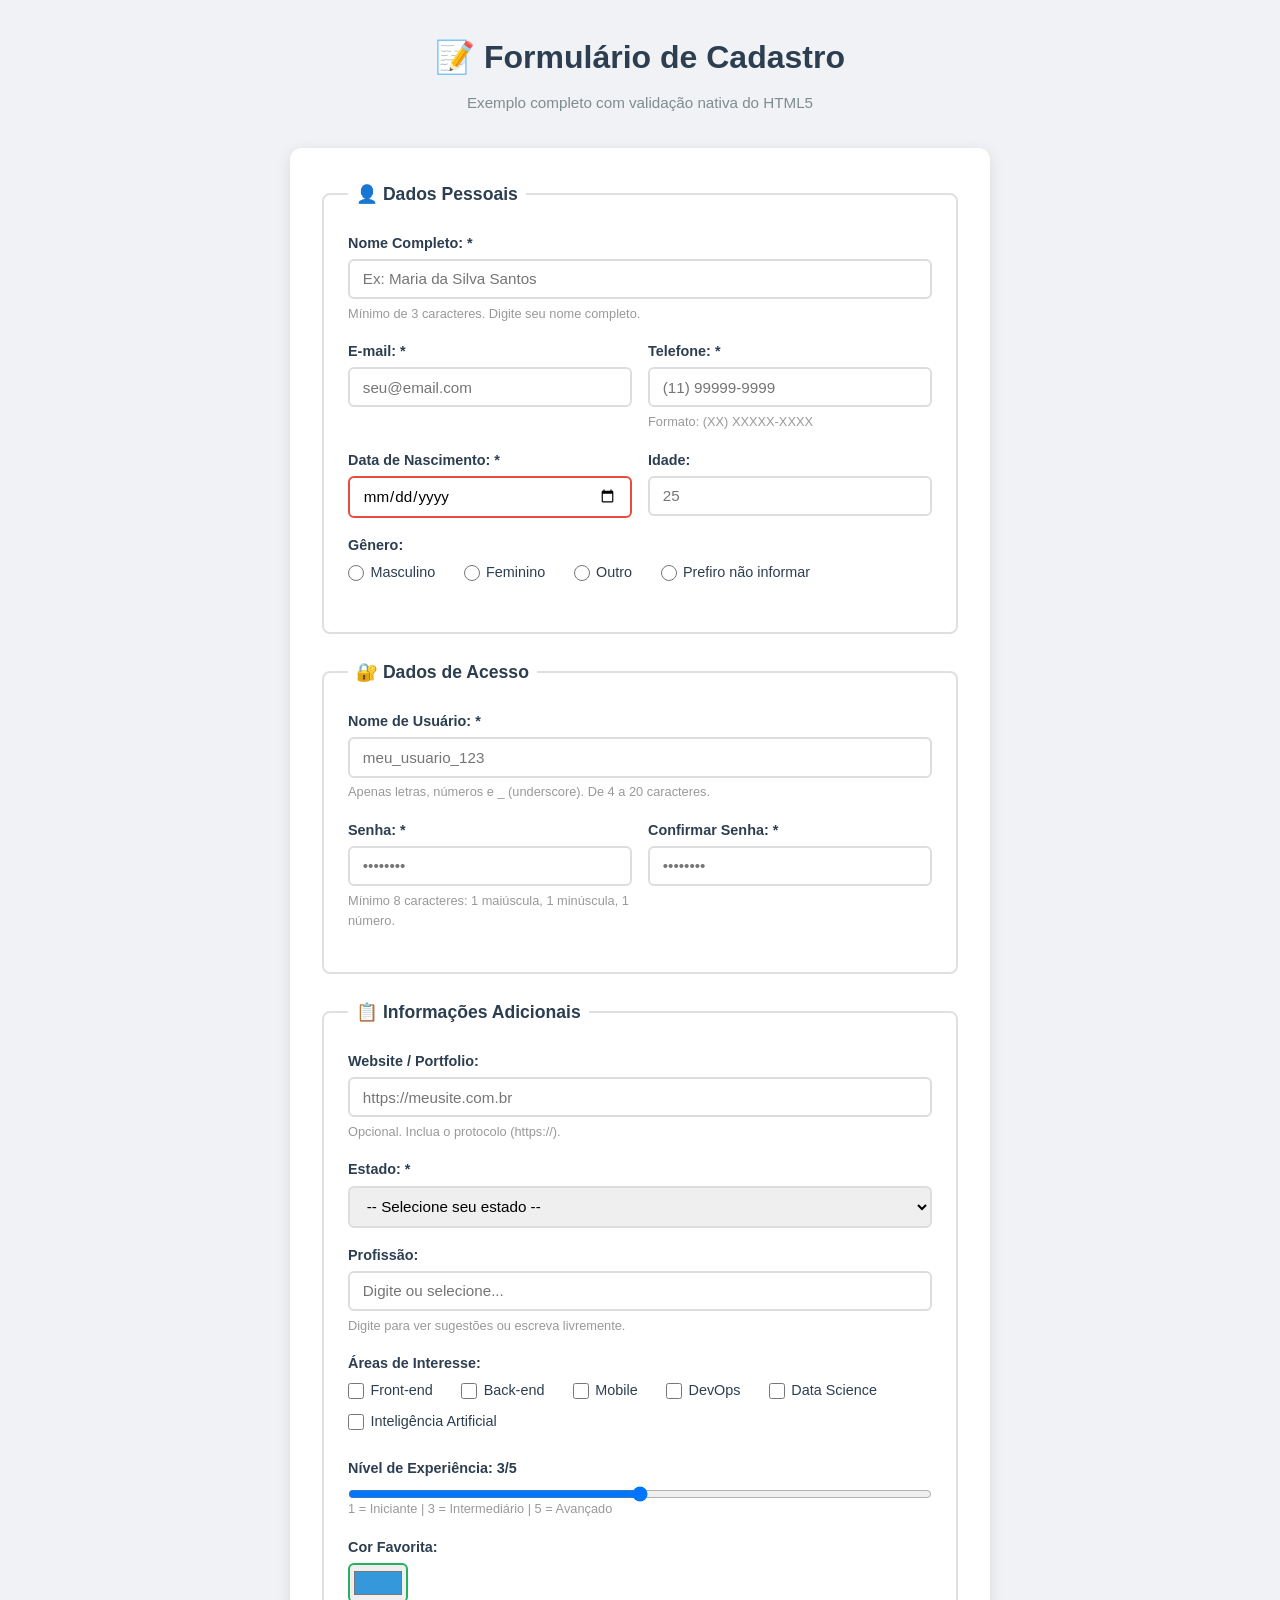
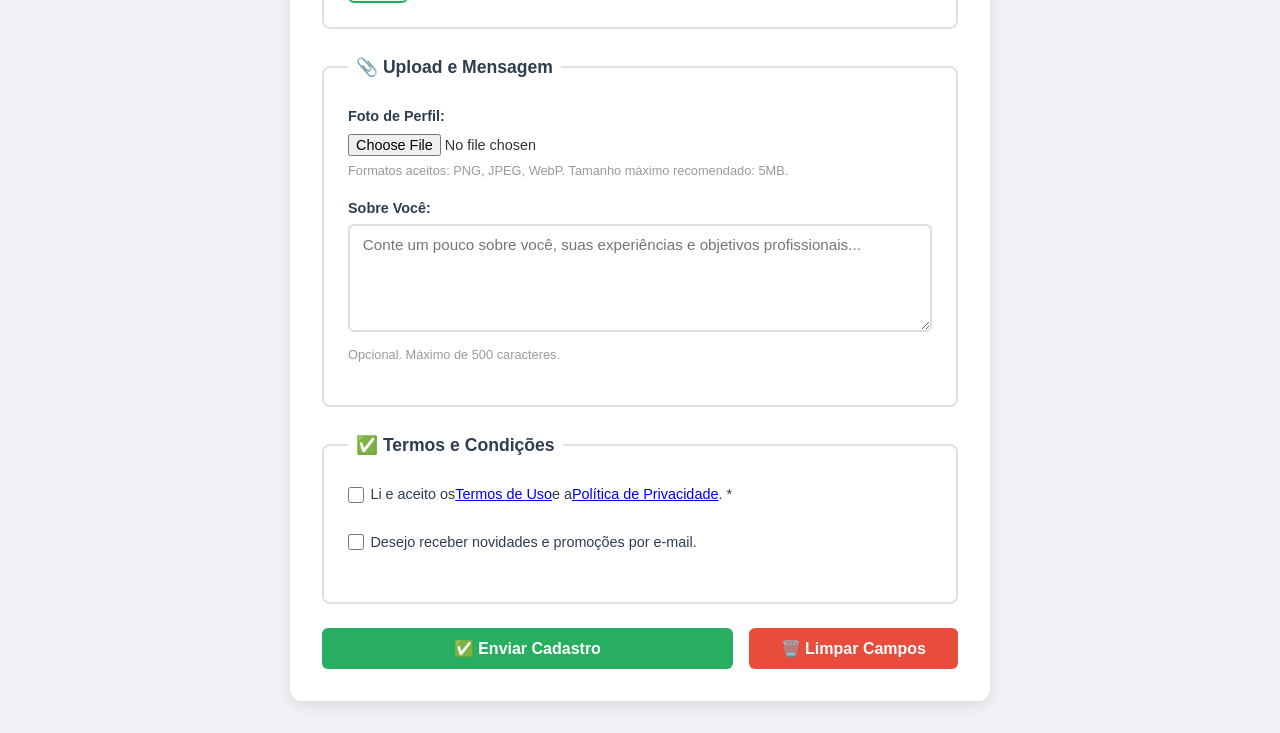
<file: html/02 - form/index.html>
<!DOCTYPE html>
<!--
    ================================================================
    📝 Projeto 02 — Formulário Completo com Validação Nativa
    ================================================================
    Este projeto demonstra a criação de um formulário HTML5 completo,
    utilizando diversos tipos de input, elementos de seleção e
    validação nativa do navegador (sem JavaScript).

    Conceitos abordados:
    - Elemento <form> e seus atributos (action, method, enctype)
    - Diversos tipos de <input> (text, email, password, tel, number,
      date, url, color, range, file, radio, checkbox, hidden)
    - Elementos <select>, <textarea>, <datalist>
    - Agrupamento com <fieldset> e <legend>
    - Validação nativa: required, pattern, minlength, maxlength,
      min, max, placeholder, title
    - Labels associadas corretamente aos inputs (atributo for/id)
    - Acessibilidade com aria-describedby
    - Botões submit e reset
    ================================================================
-->
<html lang="pt-BR">
<head>
    <meta charset="UTF-8">
    <meta name="viewport" content="width=device-width, initial-scale=1.0">
    <title>Formulário de Cadastro — Demonstração HTML5</title>
    <meta name="description" content="Exemplo completo de formulário HTML5 com validação nativa, diversos tipos de input e boas práticas de acessibilidade.">

    <!-- Estilo para melhor visualização do formulário -->
    <style>
        /* Reset e base */
        * {
            margin: 0;
            padding: 0;
            box-sizing: border-box;
        }

        body {
            font-family: 'Segoe UI', Tahoma, Geneva, Verdana, sans-serif;
            background-color: #f0f2f5;
            color: #333;
            line-height: 1.6;
            padding: 2rem 1rem;
        }

        h1 {
            text-align: center;
            color: #2c3e50;
            margin-bottom: 0.5rem;
        }

        .subtitle {
            text-align: center;
            color: #7f8c8d;
            font-size: 0.95rem;
            margin-bottom: 2rem;
        }

        /* Container do formulário */
        form {
            max-width: 700px;
            margin: 0 auto;
            background: white;
            padding: 2rem;
            border-radius: 12px;
            box-shadow: 0 4px 16px rgba(0, 0, 0, 0.1);
        }

        /* Fieldset e Legend */
        fieldset {
            border: 2px solid #e0e0e0;
            border-radius: 8px;
            padding: 1.5rem;
            margin-bottom: 1.5rem;
        }

        legend {
            font-size: 1.1rem;
            font-weight: bold;
            color: #2c3e50;
            padding: 0 0.5rem;
        }

        /* Labels */
        label {
            display: block;
            margin-bottom: 0.25rem;
            font-weight: 600;
            color: #2c3e50;
            font-size: 0.9rem;
        }

        /* Campos de formulário */
        input[type="text"],
        input[type="email"],
        input[type="password"],
        input[type="tel"],
        input[type="number"],
        input[type="date"],
        input[type="url"],
        input[type="search"],
        select,
        textarea {
            width: 100%;
            padding: 0.6rem 0.8rem;
            margin-bottom: 1rem;
            border: 2px solid #ddd;
            border-radius: 6px;
            font-size: 0.95rem;
            font-family: inherit;
            transition: border-color 0.3s;
        }

        input:focus,
        select:focus,
        textarea:focus {
            outline: none;
            border-color: #3498db;
            box-shadow: 0 0 0 3px rgba(52, 152, 219, 0.15);
        }

        /* Estado de validação */
        input:invalid:not(:placeholder-shown) {
            border-color: #e74c3c;
        }

        input:valid:not(:placeholder-shown) {
            border-color: #27ae60;
        }

        /* Texto de ajuda */
        .help-text {
            font-size: 0.8rem;
            color: #999;
            margin-top: -0.7rem;
            margin-bottom: 1rem;
        }

        /* Grupo de radio/checkbox */
        .option-group {
            margin-bottom: 1rem;
        }

        .option-group label {
            display: inline-flex;
            align-items: center;
            font-weight: normal;
            margin-right: 1.5rem;
            margin-bottom: 0.5rem;
            cursor: pointer;
        }

        .option-group input[type="radio"],
        .option-group input[type="checkbox"] {
            margin-right: 0.4rem;
            width: 16px;
            height: 16px;
        }

        /* Range slider */
        input[type="range"] {
            width: 100%;
            margin-bottom: 0.5rem;
        }

        /* Color picker */
        input[type="color"] {
            width: 60px;
            height: 40px;
            padding: 2px;
            border: 2px solid #ddd;
            border-radius: 6px;
            cursor: pointer;
        }

        /* File input */
        input[type="file"] {
            margin-bottom: 1rem;
            font-size: 0.9rem;
        }

        /* Botões */
        .button-group {
            display: flex;
            gap: 1rem;
            margin-top: 1rem;
            flex-wrap: wrap;
        }

        button {
            padding: 0.7rem 2rem;
            font-size: 1rem;
            font-weight: bold;
            border: none;
            border-radius: 6px;
            cursor: pointer;
            transition: background-color 0.3s, transform 0.1s;
        }

        button:active {
            transform: scale(0.98);
        }

        button[type="submit"] {
            background-color: #27ae60;
            color: white;
            flex: 1;
        }

        button[type="submit"]:hover {
            background-color: #219a52;
        }

        button[type="reset"] {
            background-color: #e74c3c;
            color: white;
        }

        button[type="reset"]:hover {
            background-color: #c0392b;
        }

        /* Layout de duas colunas para campos curtos */
        .two-columns {
            display: flex;
            gap: 1rem;
        }

        .two-columns > div {
            flex: 1;
        }

        /* Responsividade */
        @media (max-width: 600px) {
            .two-columns {
                flex-direction: column;
                gap: 0;
            }

            .button-group {
                flex-direction: column;
            }
        }
    </style>
</head>
<body>

    <h1>📝 Formulário de Cadastro</h1>
    <p class="subtitle">Exemplo completo com validação nativa do HTML5</p>

    <!--
        =====================================================
        FORM — Elemento de Formulário
        =====================================================
        Atributos principais:
        - action: URL para onde os dados serão enviados
        - method: GET (dados na URL) ou POST (dados no corpo)
        - enctype: tipo de codificação dos dados
          * application/x-www-form-urlencoded (padrão)
          * multipart/form-data (necessário para upload de arquivo)
        - autocomplete: ativa/desativa preenchimento automático
        - novalidate: desativa validação nativa (NÃO usado aqui)
    -->
    <form action="/api/cadastro" method="POST" enctype="multipart/form-data" autocomplete="on">

        <!--
            =================================================
            FIELDSET 1 — Dados Pessoais
            =================================================
            <fieldset> agrupa campos relacionados visualmente.
            <legend> dá um título ao grupo.
        -->
        <fieldset>
            <legend>👤 Dados Pessoais</legend>

            <!--
                LABEL + INPUT (text)
                O atributo "for" da label deve ser igual ao "id" do input.
                Isso permite que clicar na label foque no campo (acessibilidade).
            -->
            <label for="nome-completo">Nome Completo: *</label>
            <input type="text"
                   id="nome-completo"
                   name="nome_completo"
                   placeholder="Ex: Maria da Silva Santos"
                   required
                   minlength="3"
                   maxlength="100"
                   autocomplete="name"
                   aria-describedby="nome-help">
            <p class="help-text" id="nome-help">
                Mínimo de 3 caracteres. Digite seu nome completo.
            </p>

            <!-- Layout de duas colunas -->
            <div class="two-columns">
                <div>
                    <!--
                        INPUT (email)
                        O tipo "email" já faz validação automática do formato.
                        O navegador verifica se contém @ e domínio.
                    -->
                    <label for="email">E-mail: *</label>
                    <input type="email"
                           id="email"
                           name="email"
                           placeholder="seu@email.com"
                           required
                           autocomplete="email">
                </div>
                <div>
                    <!--
                        INPUT (tel)
                        O tipo "tel" abre teclado numérico em dispositivos móveis.
                        Usamos "pattern" para validar o formato com expressão regular (regex).
                        O atributo "title" mostra uma dica quando a validação falha.
                    -->
                    <label for="telefone">Telefone: *</label>
                    <input type="tel"
                           id="telefone"
                           name="telefone"
                           placeholder="(11) 99999-9999"
                           required
                           pattern="\(\d{2}\)\s?\d{4,5}-\d{4}"
                           title="Formato esperado: (11) 99999-9999"
                           autocomplete="tel">
                    <p class="help-text">Formato: (XX) XXXXX-XXXX</p>
                </div>
            </div>

            <div class="two-columns">
                <div>
                    <!--
                        INPUT (date)
                        O tipo "date" exibe um seletor de calendário nativo.
                        Aceita os atributos min e max para limitar o intervalo.
                    -->
                    <label for="data-nascimento">Data de Nascimento: *</label>
                    <input type="date"
                           id="data-nascimento"
                           name="data_nascimento"
                           required
                           min="1920-01-01"
                           max="2010-12-31"
                           autocomplete="bday">
                </div>
                <div>
                    <!--
                        INPUT (number)
                        O tipo "number" só aceita valores numéricos.
                        - min: valor mínimo permitido
                        - max: valor máximo permitido
                        - step: incremento (padrão é 1)
                    -->
                    <label for="idade">Idade:</label>
                    <input type="number"
                           id="idade"
                           name="idade"
                           placeholder="25"
                           min="14"
                           max="120"
                           step="1">
                </div>
            </div>

            <!--
                INPUT (radio) — Botões de Opção
                Radio buttons permitem selecionar APENAS UMA opção do grupo.
                Todos devem ter o mesmo atributo "name" para formar o grupo.
            -->
            <label>Gênero:</label>
            <div class="option-group">
                <label>
                    <input type="radio" name="genero" value="masculino">
                    Masculino
                </label>
                <label>
                    <input type="radio" name="genero" value="feminino">
                    Feminino
                </label>
                <label>
                    <input type="radio" name="genero" value="outro">
                    Outro
                </label>
                <label>
                    <input type="radio" name="genero" value="nao-informar">
                    Prefiro não informar
                </label>
            </div>
        </fieldset>

        <!--
            =================================================
            FIELDSET 2 — Dados de Acesso
            =================================================
        -->
        <fieldset>
            <legend>🔐 Dados de Acesso</legend>

            <!--
                INPUT (text) para nome de usuário
                Usamos "pattern" para aceitar apenas letras, números e underscores.
            -->
            <label for="usuario">Nome de Usuário: *</label>
            <input type="text"
                   id="usuario"
                   name="usuario"
                   placeholder="meu_usuario_123"
                   required
                   minlength="4"
                   maxlength="20"
                   pattern="[a-zA-Z0-9_]+"
                   title="Apenas letras, números e underscore (_). Mínimo 4 caracteres."
                   autocomplete="username">
            <p class="help-text">Apenas letras, números e _ (underscore). De 4 a 20 caracteres.</p>

            <div class="two-columns">
                <div>
                    <!--
                        INPUT (password) — Senha
                        O tipo "password" oculta os caracteres digitados.
                        Combinamos minlength, pattern e title para validação robusta.
                    -->
                    <label for="senha">Senha: *</label>
                    <input type="password"
                           id="senha"
                           name="senha"
                           placeholder="••••••••"
                           required
                           minlength="8"
                           maxlength="50"
                           pattern="(?=.*[a-z])(?=.*[A-Z])(?=.*\d).{8,}"
                           title="Mínimo 8 caracteres, com pelo menos 1 maiúscula, 1 minúscula e 1 número."
                           autocomplete="new-password">
                    <p class="help-text">Mínimo 8 caracteres: 1 maiúscula, 1 minúscula, 1 número.</p>
                </div>
                <div>
                    <!-- Confirmação de senha -->
                    <label for="confirmar-senha">Confirmar Senha: *</label>
                    <input type="password"
                           id="confirmar-senha"
                           name="confirmar_senha"
                           placeholder="••••••••"
                           required
                           minlength="8"
                           autocomplete="new-password">
                </div>
            </div>
        </fieldset>

        <!--
            =================================================
            FIELDSET 3 — Informações Adicionais
            =================================================
        -->
        <fieldset>
            <legend>📋 Informações Adicionais</legend>

            <!--
                INPUT (url) — URL/Website
                O tipo "url" valida automaticamente o formato de URL.
                O campo aceita apenas URLs com protocolo (http:// ou https://).
            -->
            <label for="website">Website / Portfolio:</label>
            <input type="url"
                   id="website"
                   name="website"
                   placeholder="https://meusite.com.br"
                   autocomplete="url">
            <p class="help-text">Opcional. Inclua o protocolo (https://).</p>

            <!--
                SELECT — Lista Suspensa (Dropdown)
                <select> cria um menu de seleção.
                <optgroup> agrupa opções relacionadas com um rótulo.
                <option> define cada opção disponível.
                O atributo "selected" marca a opção padrão.
                O atributo "disabled" impede a seleção (útil para placeholder).
            -->
            <label for="estado">Estado: *</label>
            <select id="estado" name="estado" required>
                <option value="" disabled selected>-- Selecione seu estado --</option>
                <optgroup label="Norte">
                    <option value="AC">Acre</option>
                    <option value="AM">Amazonas</option>
                    <option value="AP">Amapá</option>
                    <option value="PA">Pará</option>
                    <option value="RO">Rondônia</option>
                    <option value="RR">Roraima</option>
                    <option value="TO">Tocantins</option>
                </optgroup>
                <optgroup label="Nordeste">
                    <option value="AL">Alagoas</option>
                    <option value="BA">Bahia</option>
                    <option value="CE">Ceará</option>
                    <option value="MA">Maranhão</option>
                    <option value="PB">Paraíba</option>
                    <option value="PE">Pernambuco</option>
                    <option value="PI">Piauí</option>
                    <option value="RN">Rio Grande do Norte</option>
                    <option value="SE">Sergipe</option>
                </optgroup>
                <optgroup label="Centro-Oeste">
                    <option value="DF">Distrito Federal</option>
                    <option value="GO">Goiás</option>
                    <option value="MT">Mato Grosso</option>
                    <option value="MS">Mato Grosso do Sul</option>
                </optgroup>
                <optgroup label="Sudeste">
                    <option value="ES">Espírito Santo</option>
                    <option value="MG">Minas Gerais</option>
                    <option value="RJ">Rio de Janeiro</option>
                    <option value="SP">São Paulo</option>
                </optgroup>
                <optgroup label="Sul">
                    <option value="PR">Paraná</option>
                    <option value="RS">Rio Grande do Sul</option>
                    <option value="SC">Santa Catarina</option>
                </optgroup>
            </select>

            <!--
                INPUT com DATALIST — Campo com sugestões de preenchimento
                <datalist> fornece sugestões que aparecem ao digitar,
                mas diferente do <select>, o usuário pode digitar livremente.
            -->
            <label for="profissao">Profissão:</label>
            <input type="text"
                   id="profissao"
                   name="profissao"
                   placeholder="Digite ou selecione..."
                   list="lista-profissoes">
            <datalist id="lista-profissoes">
                <option value="Desenvolvedor(a) Front-end">
                <option value="Desenvolvedor(a) Back-end">
                <option value="Desenvolvedor(a) Full Stack">
                <option value="Designer UX/UI">
                <option value="Analista de Dados">
                <option value="Gerente de Projetos">
                <option value="DevOps Engineer">
                <option value="Estudante">
                <option value="Professor(a)">
                <option value="Outro">
            </datalist>
            <p class="help-text">Digite para ver sugestões ou escreva livremente.</p>

            <!--
                INPUT (checkbox) — Caixas de Seleção
                Checkboxes permitem selecionar VÁRIAS opções simultaneamente.
                Diferente do radio, cada checkbox é independente.
            -->
            <label>Áreas de Interesse:</label>
            <div class="option-group">
                <label>
                    <input type="checkbox" name="interesses" value="frontend">
                    Front-end
                </label>
                <label>
                    <input type="checkbox" name="interesses" value="backend">
                    Back-end
                </label>
                <label>
                    <input type="checkbox" name="interesses" value="mobile">
                    Mobile
                </label>
                <label>
                    <input type="checkbox" name="interesses" value="devops">
                    DevOps
                </label>
                <label>
                    <input type="checkbox" name="interesses" value="data-science">
                    Data Science
                </label>
                <label>
                    <input type="checkbox" name="interesses" value="ia">
                    Inteligência Artificial
                </label>
            </div>

            <!--
                INPUT (range) — Controle Deslizante (Slider)
                Permite selecionar um valor dentro de um intervalo.
                - min/max: limites do intervalo
                - step: incremento entre valores
                - value: valor inicial
            -->
            <label for="experiencia">Nível de Experiência: <output id="exp-output">3</output>/5</label>
            <input type="range"
                   id="experiencia"
                   name="experiencia"
                   min="1"
                   max="5"
                   step="1"
                   value="3"
                   oninput="document.getElementById('exp-output').value = this.value">
            <p class="help-text">1 = Iniciante | 3 = Intermediário | 5 = Avançado</p>

            <!--
                INPUT (color) — Seletor de Cor
                Abre uma paleta de cores nativa do navegador.
            -->
            <label for="cor-favorita">Cor Favorita:</label>
            <input type="color"
                   id="cor-favorita"
                   name="cor_favorita"
                   value="#3498db">

        </fieldset>

        <!--
            =================================================
            FIELDSET 4 — Upload e Mensagem
            =================================================
        -->
        <fieldset>
            <legend>📎 Upload e Mensagem</legend>

            <!--
                INPUT (file) — Upload de Arquivo
                - accept: tipos de arquivo permitidos
                  * ".jpg,.png,.pdf" (extensões específicas)
                  * "image/*" (qualquer imagem)
                  * "application/pdf" (apenas PDF)
                - multiple: permite selecionar vários arquivos

                IMPORTANTE: O <form> deve ter enctype="multipart/form-data"
                para que o upload funcione corretamente.
            -->
            <label for="foto-perfil">Foto de Perfil:</label>
            <input type="file"
                   id="foto-perfil"
                   name="foto_perfil"
                   accept="image/png, image/jpeg, image/webp"
                   aria-describedby="foto-help">
            <p class="help-text" id="foto-help">
                Formatos aceitos: PNG, JPEG, WebP. Tamanho máximo recomendado: 5MB.
            </p>

            <!--
                TEXTAREA — Área de Texto Multilinha
                Diferente do <input type="text">, permite textos longos
                com múltiplas linhas.
                - rows: número de linhas visíveis
                - cols: número de colunas (largura em caracteres)
                - O texto placeholder deve ser informativo
            -->
            <label for="sobre-voce">Sobre Você:</label>
            <textarea id="sobre-voce"
                      name="sobre_voce"
                      rows="5"
                      placeholder="Conte um pouco sobre você, suas experiências e objetivos profissionais..."
                      maxlength="500"
                      aria-describedby="sobre-help"></textarea>
            <p class="help-text" id="sobre-help">
                Opcional. Máximo de 500 caracteres.
            </p>

            <!--
                INPUT (hidden) — Campo Oculto
                Envia dados que o usuário não precisa ver ou editar.
                Útil para tokens de segurança, IDs, etc.
            -->
            <input type="hidden" name="formulario_origem" value="pagina-cadastro">
            <input type="hidden" name="versao_form" value="2.0">
        </fieldset>

        <!--
            =================================================
            FIELDSET 5 — Termos e Condições
            =================================================
        -->
        <fieldset>
            <legend>✅ Termos e Condições</legend>

            <!-- Checkbox obrigatório para aceitar os termos -->
            <div class="option-group">
                <label>
                    <input type="checkbox" name="aceitar_termos" required>
                    Li e aceito os <a href="#" target="_blank">Termos de Uso</a>
                    e a <a href="#" target="_blank">Política de Privacidade</a>. *
                </label>
            </div>

            <div class="option-group">
                <label>
                    <input type="checkbox" name="receber_novidades">
                    Desejo receber novidades e promoções por e-mail.
                </label>
            </div>
        </fieldset>

        <!--
            =================================================
            BOTÕES DE AÇÃO
            =================================================
            - type="submit": envia o formulário para o servidor
            - type="reset": limpa todos os campos do formulário
            - type="button": botão genérico (para uso com JavaScript)
        -->
        <div class="button-group">
            <button type="submit">✅ Enviar Cadastro</button>
            <button type="reset">🗑️ Limpar Campos</button>
        </div>

    </form>

</body>
</html>
</file>
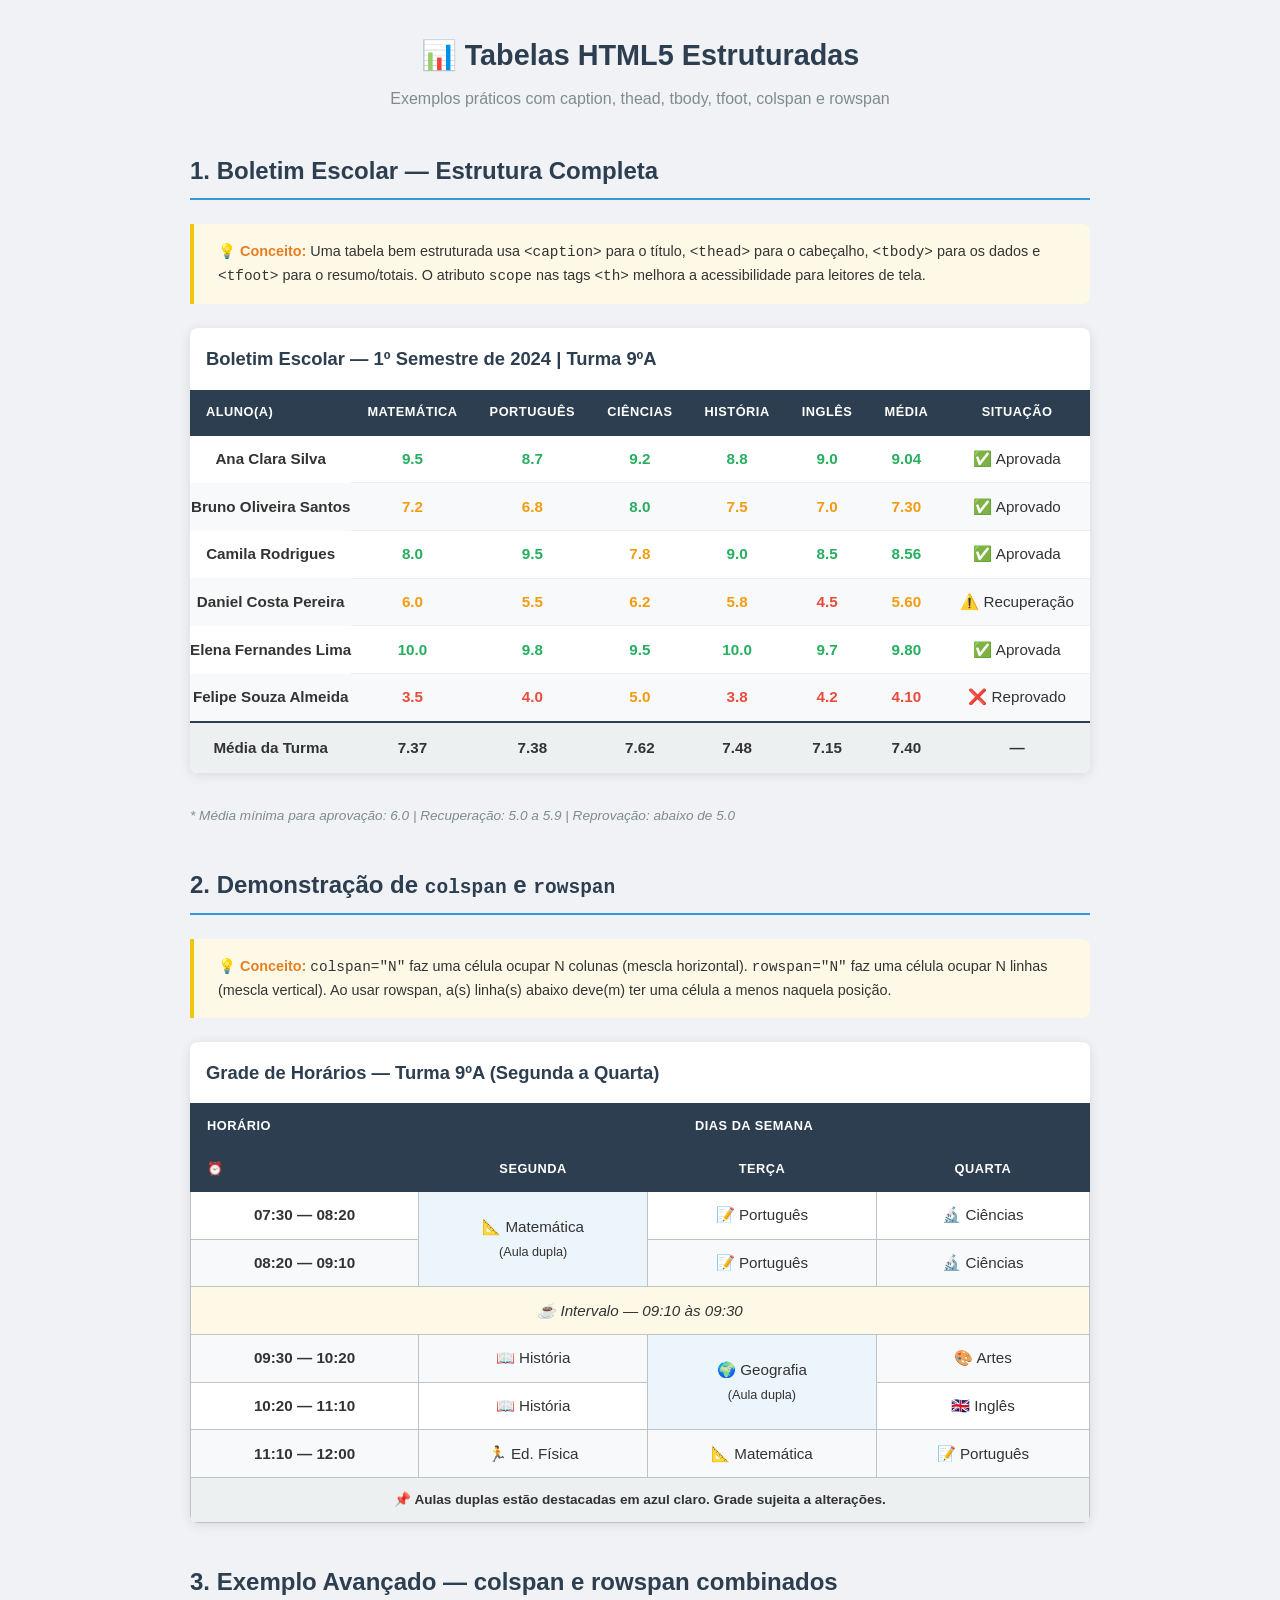
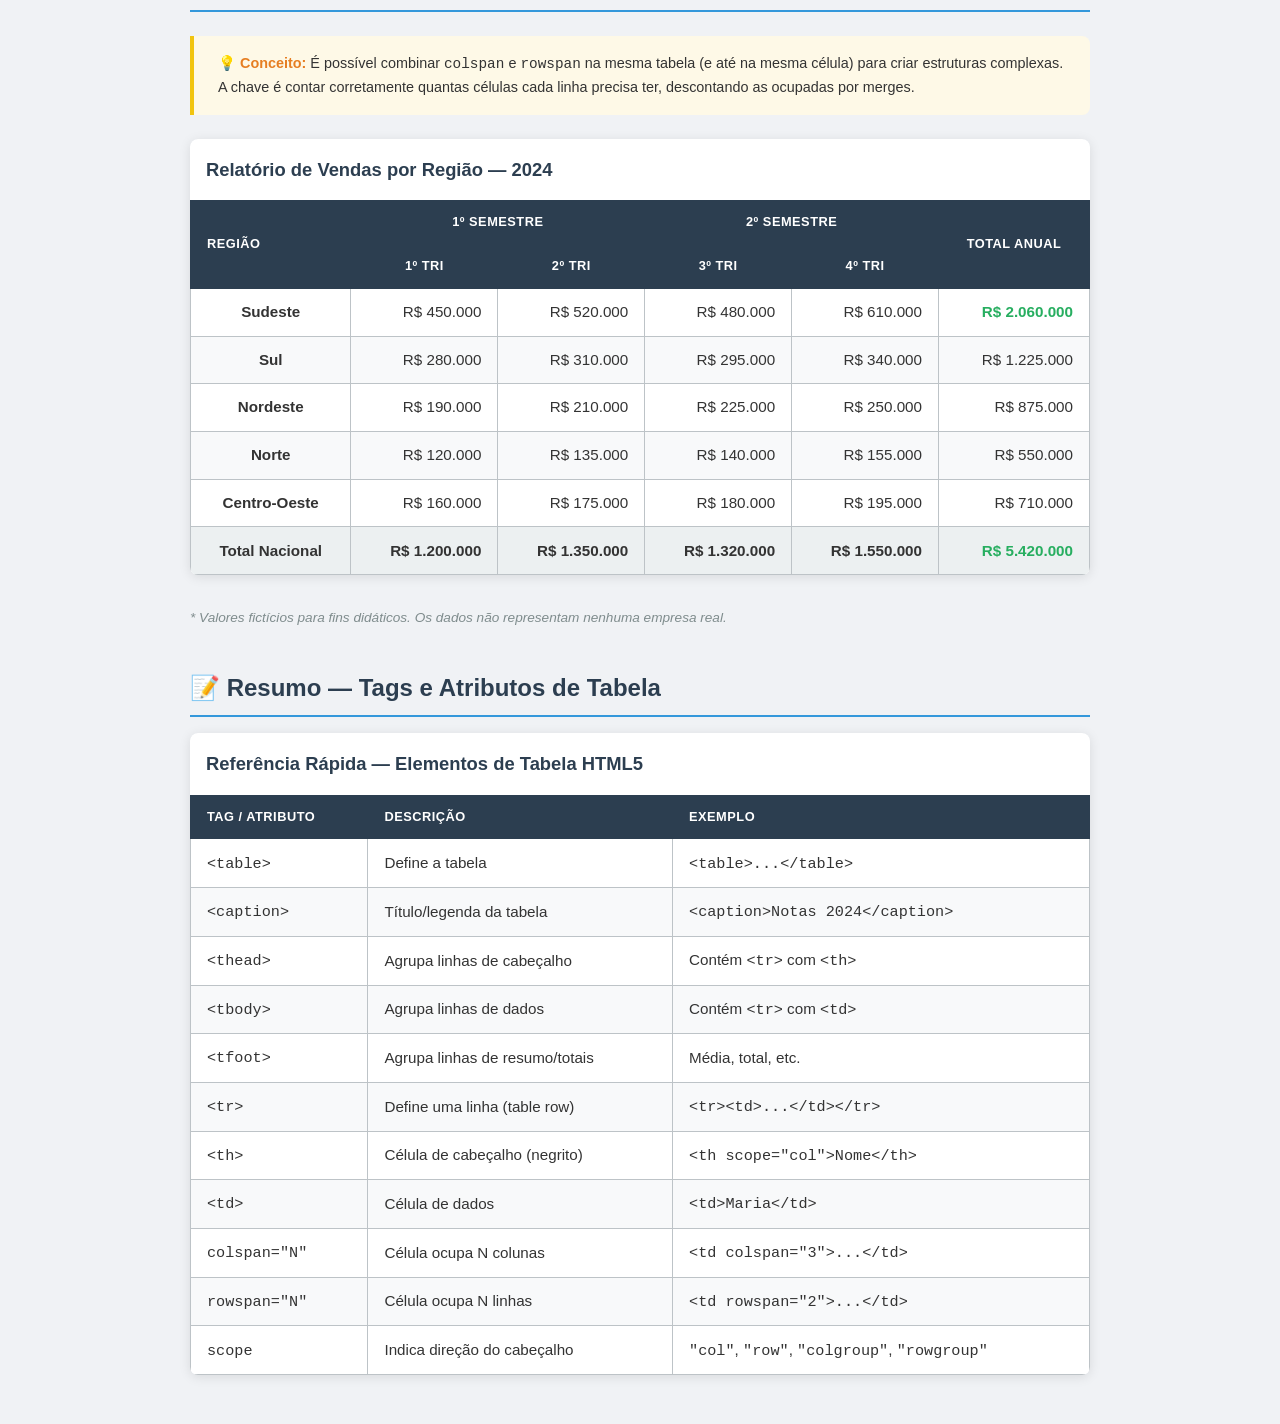
<file: html/03 - table/index.html>
<!DOCTYPE html>
<!--
    ================================================================
    📊 Projeto 03 — Tabelas HTML5 Estruturadas
    ================================================================
    Este projeto demonstra como criar tabelas bem estruturadas
    em HTML5, utilizando todas as tags semânticas disponíveis
    para organizar dados tabulares.

    Conceitos abordados:
    - Estrutura completa: <table>, <caption>, <thead>, <tbody>, <tfoot>
    - Linhas (<tr>) e células (<th>, <td>)
    - Mesclagem de células: colspan (colunas) e rowspan (linhas)
    - Acessibilidade com scope e atributos semânticos
    - Estilização básica com CSS

    ⚠️ IMPORTANTE: Tabelas devem ser usadas APENAS para dados
    tabulares, NUNCA para layout de página (use CSS Flexbox/Grid).
    ================================================================
-->
<html lang="pt-BR">
<head>
    <meta charset="UTF-8">
    <meta name="viewport" content="width=device-width, initial-scale=1.0">
    <title>Tabelas HTML5 — Boletim Escolar</title>
    <meta name="description" content="Exemplo completo de tabelas HTML5 com caption, thead, tbody, tfoot, colspan e rowspan.">

    <!-- Estilização das tabelas -->
    <style>
        /* Reset e configuração base */
        * {
            margin: 0;
            padding: 0;
            box-sizing: border-box;
        }

        body {
            font-family: 'Segoe UI', Tahoma, Geneva, Verdana, sans-serif;
            background-color: #f0f2f5;
            color: #333;
            line-height: 1.6;
            padding: 2rem 1rem;
        }

        h1 {
            text-align: center;
            color: #2c3e50;
            margin-bottom: 0.5rem;
            font-size: 1.8rem;
        }

        .page-subtitle {
            text-align: center;
            color: #7f8c8d;
            margin-bottom: 2rem;
        }

        h2 {
            color: #2c3e50;
            margin: 2.5rem 0 1rem;
            padding-bottom: 0.5rem;
            border-bottom: 2px solid #3498db;
        }

        p {
            margin-bottom: 1rem;
        }

        /* Container principal */
        .container {
            max-width: 900px;
            margin: 0 auto;
        }

        /* Wrapper para responsividade da tabela */
        .table-wrapper {
            overflow-x: auto;
            margin-bottom: 2rem;
            border-radius: 8px;
            box-shadow: 0 2px 12px rgba(0, 0, 0, 0.1);
        }

        /* ===========================
           ESTILIZAÇÃO DAS TABELAS
           =========================== */

        table {
            width: 100%;
            border-collapse: collapse;       /* Remove espaço entre bordas */
            background-color: white;
            font-size: 0.95rem;
        }

        /* Caption — Título da tabela */
        caption {
            padding: 1rem;
            font-size: 1.15rem;
            font-weight: bold;
            color: #2c3e50;
            background-color: white;
            text-align: left;
            border-radius: 8px 8px 0 0;
            caption-side: top;              /* Posição do caption (top ou bottom) */
        }

        /* Cabeçalho da tabela */
        thead {
            background-color: #2c3e50;
            color: white;
        }

        thead th {
            padding: 0.8rem 1rem;
            text-align: left;
            font-weight: 600;
            text-transform: uppercase;
            font-size: 0.8rem;
            letter-spacing: 0.5px;
        }

        /* Corpo da tabela */
        tbody td {
            padding: 0.7rem 1rem;
            border-bottom: 1px solid #eee;
        }

        /* Efeito zebra — linhas alternadas com cor de fundo diferente */
        tbody tr:nth-child(even) {
            background-color: #f8f9fa;
        }

        /* Efeito hover — destaca a linha ao passar o mouse */
        tbody tr:hover {
            background-color: #eaf2f8;
        }

        /* Rodapé da tabela */
        tfoot {
            background-color: #ecf0f1;
            font-weight: bold;
        }

        tfoot td,
        tfoot th {
            padding: 0.8rem 1rem;
            border-top: 2px solid #2c3e50;
        }

        /* Classes auxiliares para alinhamento */
        .text-center {
            text-align: center;
        }

        .text-right {
            text-align: right;
        }

        /* Classes para notas (cores indicativas) */
        .nota-alta {
            color: #27ae60;
            font-weight: bold;
        }

        .nota-media {
            color: #f39c12;
            font-weight: bold;
        }

        .nota-baixa {
            color: #e74c3c;
            font-weight: bold;
        }

        /* Estilo para a segunda tabela (colspan/rowspan) */
        .table-bordered th,
        .table-bordered td {
            border: 1px solid #bdc3c7;
            padding: 0.7rem 1rem;
        }

        .table-bordered thead th {
            border-color: #2c3e50;
        }

        .merge-highlight {
            background-color: #ebf5fb !important;
        }

        /* Notas de rodapé / explicações */
        .table-note {
            font-size: 0.85rem;
            color: #7f8c8d;
            font-style: italic;
            margin-top: 0.5rem;
        }

        /* Comentários no código (visual) */
        .code-comment {
            background-color: #fef9e7;
            border-left: 4px solid #f1c40f;
            padding: 1rem 1.5rem;
            margin: 1.5rem 0;
            font-size: 0.9rem;
            border-radius: 0 8px 8px 0;
        }

        .code-comment strong {
            color: #e67e22;
        }
    </style>
</head>
<body>

    <div class="container">

        <h1>📊 Tabelas HTML5 Estruturadas</h1>
        <p class="page-subtitle">Exemplos práticos com caption, thead, tbody, tfoot, colspan e rowspan</p>

        <!--
            ==========================================================
            TABELA 1 — Boletim Escolar (Estrutura Completa)
            ==========================================================
            Demonstra a estrutura semântica completa de uma tabela:
            - <caption>: título descritivo da tabela
            - <thead>: cabeçalho com rótulos das colunas
            - <tbody>: corpo com os dados
            - <tfoot>: rodapé com totais/resumos

            A tag <th> é usada no cabeçalho (ao invés de <td>) porque
            representa uma célula de CABEÇALHO, não de dados.
            O atributo "scope" indica se o cabeçalho se refere a uma
            coluna ("col") ou linha ("row") — importante para acessibilidade.
        -->

        <h2>1. Boletim Escolar — Estrutura Completa</h2>

        <div class="code-comment">
            <strong>💡 Conceito:</strong> Uma tabela bem estruturada usa <code>&lt;caption&gt;</code> para o título,
            <code>&lt;thead&gt;</code> para o cabeçalho, <code>&lt;tbody&gt;</code> para os dados e
            <code>&lt;tfoot&gt;</code> para o resumo/totais. O atributo <code>scope</code> nas tags
            <code>&lt;th&gt;</code> melhora a acessibilidade para leitores de tela.
        </div>

        <div class="table-wrapper">
            <table>
                <!--
                    CAPTION — Título da Tabela
                    Fornece um título descritivo para a tabela.
                    Importante para acessibilidade e SEO.
                -->
                <caption>Boletim Escolar — 1º Semestre de 2024 | Turma 9ºA</caption>

                <!--
                    THEAD — Cabeçalho da Tabela
                    Contém as linhas de cabeçalho com os rótulos das colunas.
                    Usa <th> ao invés de <td> para indicar que são cabeçalhos.
                    scope="col" indica que o cabeçalho se refere à coluna inteira.
                -->
                <thead>
                    <tr>
                        <th scope="col">Aluno(a)</th>
                        <th scope="col" class="text-center">Matemática</th>
                        <th scope="col" class="text-center">Português</th>
                        <th scope="col" class="text-center">Ciências</th>
                        <th scope="col" class="text-center">História</th>
                        <th scope="col" class="text-center">Inglês</th>
                        <th scope="col" class="text-center">Média</th>
                        <th scope="col" class="text-center">Situação</th>
                    </tr>
                </thead>

                <!--
                    TBODY — Corpo da Tabela
                    Contém os dados propriamente ditos.
                    Cada <tr> é uma linha, e cada <td> é uma célula de dados.
                    O <th scope="row"> identifica o cabeçalho de cada linha.
                -->
                <tbody>
                    <tr>
                        <!-- th com scope="row" indica que este é o cabeçalho da LINHA -->
                        <th scope="row">Ana Clara Silva</th>
                        <td class="text-center nota-alta">9.5</td>
                        <td class="text-center nota-alta">8.7</td>
                        <td class="text-center nota-alta">9.2</td>
                        <td class="text-center nota-alta">8.8</td>
                        <td class="text-center nota-alta">9.0</td>
                        <td class="text-center nota-alta">9.04</td>
                        <td class="text-center">✅ Aprovada</td>
                    </tr>
                    <tr>
                        <th scope="row">Bruno Oliveira Santos</th>
                        <td class="text-center nota-media">7.2</td>
                        <td class="text-center nota-media">6.8</td>
                        <td class="text-center nota-alta">8.0</td>
                        <td class="text-center nota-media">7.5</td>
                        <td class="text-center nota-media">7.0</td>
                        <td class="text-center nota-media">7.30</td>
                        <td class="text-center">✅ Aprovado</td>
                    </tr>
                    <tr>
                        <th scope="row">Camila Rodrigues</th>
                        <td class="text-center nota-alta">8.0</td>
                        <td class="text-center nota-alta">9.5</td>
                        <td class="text-center nota-media">7.8</td>
                        <td class="text-center nota-alta">9.0</td>
                        <td class="text-center nota-alta">8.5</td>
                        <td class="text-center nota-alta">8.56</td>
                        <td class="text-center">✅ Aprovada</td>
                    </tr>
                    <tr>
                        <th scope="row">Daniel Costa Pereira</th>
                        <td class="text-center nota-media">6.0</td>
                        <td class="text-center nota-media">5.5</td>
                        <td class="text-center nota-media">6.2</td>
                        <td class="text-center nota-media">5.8</td>
                        <td class="text-center nota-baixa">4.5</td>
                        <td class="text-center nota-media">5.60</td>
                        <td class="text-center">⚠️ Recuperação</td>
                    </tr>
                    <tr>
                        <th scope="row">Elena Fernandes Lima</th>
                        <td class="text-center nota-alta">10.0</td>
                        <td class="text-center nota-alta">9.8</td>
                        <td class="text-center nota-alta">9.5</td>
                        <td class="text-center nota-alta">10.0</td>
                        <td class="text-center nota-alta">9.7</td>
                        <td class="text-center nota-alta">9.80</td>
                        <td class="text-center">✅ Aprovada</td>
                    </tr>
                    <tr>
                        <th scope="row">Felipe Souza Almeida</th>
                        <td class="text-center nota-baixa">3.5</td>
                        <td class="text-center nota-baixa">4.0</td>
                        <td class="text-center nota-media">5.0</td>
                        <td class="text-center nota-baixa">3.8</td>
                        <td class="text-center nota-baixa">4.2</td>
                        <td class="text-center nota-baixa">4.10</td>
                        <td class="text-center">❌ Reprovado</td>
                    </tr>
                </tbody>

                <!--
                    TFOOT — Rodapé da Tabela
                    Contém linhas de resumo, totais ou médias.
                    Semanticamente, o navegador sabe que estas linhas
                    são um resumo dos dados do <tbody>.
                -->
                <tfoot>
                    <tr>
                        <th scope="row">Média da Turma</th>
                        <td class="text-center">7.37</td>
                        <td class="text-center">7.38</td>
                        <td class="text-center">7.62</td>
                        <td class="text-center">7.48</td>
                        <td class="text-center">7.15</td>
                        <td class="text-center">7.40</td>
                        <td class="text-center">—</td>
                    </tr>
                </tfoot>
            </table>
        </div>

        <p class="table-note">
            * Média mínima para aprovação: 6.0 | Recuperação: 5.0 a 5.9 | Reprovação: abaixo de 5.0
        </p>

        <!--
            ==========================================================
            TABELA 2 — Demonstração de colspan e rowspan
            ==========================================================
            - colspan="N": a célula ocupa N COLUNAS horizontalmente
            - rowspan="N": a célula ocupa N LINHAS verticalmente

            Isso é útil para criar cabeçalhos agrupados ou quando
            uma informação se aplica a várias linhas/colunas.
        -->

        <h2>2. Demonstração de <code>colspan</code> e <code>rowspan</code></h2>

        <div class="code-comment">
            <strong>💡 Conceito:</strong>
            <code>colspan="N"</code> faz uma célula ocupar N colunas (mescla horizontal).
            <code>rowspan="N"</code> faz uma célula ocupar N linhas (mescla vertical).
            Ao usar rowspan, a(s) linha(s) abaixo deve(m) ter uma célula a menos naquela posição.
        </div>

        <div class="table-wrapper">
            <table class="table-bordered">
                <caption>Grade de Horários — Turma 9ºA (Segunda a Quarta)</caption>

                <thead>
                    <tr>
                        <th scope="col">Horário</th>
                        <!--
                            colspan="3" — Esta célula ocupa 3 COLUNAS
                            Cria um cabeçalho que abrange Segunda, Terça e Quarta
                        -->
                        <th scope="col" colspan="3" class="text-center">
                            Dias da Semana
                        </th>
                    </tr>
                    <tr>
                        <th scope="col">⏰</th>
                        <th scope="col" class="text-center">Segunda</th>
                        <th scope="col" class="text-center">Terça</th>
                        <th scope="col" class="text-center">Quarta</th>
                    </tr>
                </thead>

                <tbody>
                    <tr>
                        <th scope="row">07:30 — 08:20</th>
                        <!--
                            rowspan="2" — Esta célula ocupa 2 LINHAS
                            Matemática é uma aula dupla na segunda-feira,
                            então a próxima linha NÃO terá célula para a coluna "Segunda"
                        -->
                        <td rowspan="2" class="text-center merge-highlight">
                            📐 Matemática<br>
                            <small>(Aula dupla)</small>
                        </td>
                        <td class="text-center">📝 Português</td>
                        <td class="text-center">🔬 Ciências</td>
                    </tr>
                    <tr>
                        <th scope="row">08:20 — 09:10</th>
                        <!-- Não há célula para Segunda aqui (ocupada pelo rowspan acima) -->
                        <td class="text-center">📝 Português</td>
                        <td class="text-center">🔬 Ciências</td>
                    </tr>
                    <tr>
                        <!--
                            colspan="4" — Esta célula ocupa TODAS as 4 colunas
                            Representa o intervalo que vale para todos os dias
                        -->
                        <td colspan="4" class="text-center" style="background-color: #fef9e7; font-style: italic;">
                            ☕ Intervalo — 09:10 às 09:30
                        </td>
                    </tr>
                    <tr>
                        <th scope="row">09:30 — 10:20</th>
                        <td class="text-center">📖 História</td>
                        <td rowspan="2" class="text-center merge-highlight">
                            🌍 Geografia<br>
                            <small>(Aula dupla)</small>
                        </td>
                        <td class="text-center">🎨 Artes</td>
                    </tr>
                    <tr>
                        <th scope="row">10:20 — 11:10</th>
                        <td class="text-center">📖 História</td>
                        <!-- Não há célula para Terça aqui (ocupada pelo rowspan acima) -->
                        <td class="text-center">🇬🇧 Inglês</td>
                    </tr>
                    <tr>
                        <th scope="row">11:10 — 12:00</th>
                        <td class="text-center">🏃 Ed. Física</td>
                        <td class="text-center">📐 Matemática</td>
                        <td class="text-center">📝 Português</td>
                    </tr>
                </tbody>

                <tfoot>
                    <tr>
                        <!--
                            colspan="4" no rodapé para uma nota que abrange toda a tabela
                        -->
                        <td colspan="4" class="text-center" style="font-size: 0.85rem;">
                            📌 Aulas duplas estão destacadas em azul claro. Grade sujeita a alterações.
                        </td>
                    </tr>
                </tfoot>
            </table>
        </div>

        <!--
            ==========================================================
            TABELA 3 — Exemplo com rowspan e colspan combinados
            ==========================================================
            Demonstração mais avançada combinando ambos os atributos
            de mesclagem em uma tabela de dados de vendas.
        -->

        <h2>3. Exemplo Avançado — colspan e rowspan combinados</h2>

        <div class="code-comment">
            <strong>💡 Conceito:</strong> É possível combinar <code>colspan</code> e <code>rowspan</code>
            na mesma tabela (e até na mesma célula) para criar estruturas complexas. A chave é contar
            corretamente quantas células cada linha precisa ter, descontando as ocupadas por merges.
        </div>

        <div class="table-wrapper">
            <table class="table-bordered">
                <caption>Relatório de Vendas por Região — 2024</caption>

                <thead>
                    <tr>
                        <!--
                            rowspan="2" — O cabeçalho "Região" ocupa 2 linhas do thead
                            porque a segunda linha divide os trimestres
                        -->
                        <th rowspan="2" scope="col">Região</th>

                        <!--
                            colspan="2" — Agrupa os dois trimestres do 1º Semestre
                        -->
                        <th colspan="2" scope="colgroup" class="text-center">1º Semestre</th>

                        <!--
                            colspan="2" — Agrupa os dois trimestres do 2º Semestre
                        -->
                        <th colspan="2" scope="colgroup" class="text-center">2º Semestre</th>

                        <!-- rowspan="2" — "Total Anual" ocupa 2 linhas -->
                        <th rowspan="2" scope="col" class="text-center">Total Anual</th>
                    </tr>
                    <tr>
                        <!-- Não há célula para "Região" nem "Total Anual" (rowspan acima) -->
                        <th scope="col" class="text-center">1º Tri</th>
                        <th scope="col" class="text-center">2º Tri</th>
                        <th scope="col" class="text-center">3º Tri</th>
                        <th scope="col" class="text-center">4º Tri</th>
                    </tr>
                </thead>

                <tbody>
                    <tr>
                        <th scope="row">Sudeste</th>
                        <td class="text-right">R$ 450.000</td>
                        <td class="text-right">R$ 520.000</td>
                        <td class="text-right">R$ 480.000</td>
                        <td class="text-right">R$ 610.000</td>
                        <td class="text-right nota-alta">R$ 2.060.000</td>
                    </tr>
                    <tr>
                        <th scope="row">Sul</th>
                        <td class="text-right">R$ 280.000</td>
                        <td class="text-right">R$ 310.000</td>
                        <td class="text-right">R$ 295.000</td>
                        <td class="text-right">R$ 340.000</td>
                        <td class="text-right">R$ 1.225.000</td>
                    </tr>
                    <tr>
                        <th scope="row">Nordeste</th>
                        <td class="text-right">R$ 190.000</td>
                        <td class="text-right">R$ 210.000</td>
                        <td class="text-right">R$ 225.000</td>
                        <td class="text-right">R$ 250.000</td>
                        <td class="text-right">R$ 875.000</td>
                    </tr>
                    <tr>
                        <th scope="row">Norte</th>
                        <td class="text-right">R$ 120.000</td>
                        <td class="text-right">R$ 135.000</td>
                        <td class="text-right">R$ 140.000</td>
                        <td class="text-right">R$ 155.000</td>
                        <td class="text-right">R$ 550.000</td>
                    </tr>
                    <tr>
                        <th scope="row">Centro-Oeste</th>
                        <td class="text-right">R$ 160.000</td>
                        <td class="text-right">R$ 175.000</td>
                        <td class="text-right">R$ 180.000</td>
                        <td class="text-right">R$ 195.000</td>
                        <td class="text-right">R$ 710.000</td>
                    </tr>
                </tbody>

                <tfoot>
                    <tr>
                        <th scope="row">Total Nacional</th>
                        <td class="text-right">R$ 1.200.000</td>
                        <td class="text-right">R$ 1.350.000</td>
                        <td class="text-right">R$ 1.320.000</td>
                        <td class="text-right">R$ 1.550.000</td>
                        <td class="text-right nota-alta">R$ 5.420.000</td>
                    </tr>
                </tfoot>
            </table>
        </div>

        <p class="table-note">
            * Valores fictícios para fins didáticos. Os dados não representam nenhuma empresa real.
        </p>

        <!--
            ==========================================================
            RESUMO — Principais Tags e Atributos de Tabela
            ==========================================================
        -->

        <h2>📝 Resumo — Tags e Atributos de Tabela</h2>

        <div class="table-wrapper">
            <table class="table-bordered">
                <caption>Referência Rápida — Elementos de Tabela HTML5</caption>
                <thead>
                    <tr>
                        <th scope="col">Tag / Atributo</th>
                        <th scope="col">Descrição</th>
                        <th scope="col">Exemplo</th>
                    </tr>
                </thead>
                <tbody>
                    <tr>
                        <td><code>&lt;table&gt;</code></td>
                        <td>Define a tabela</td>
                        <td><code>&lt;table&gt;...&lt;/table&gt;</code></td>
                    </tr>
                    <tr>
                        <td><code>&lt;caption&gt;</code></td>
                        <td>Título/legenda da tabela</td>
                        <td><code>&lt;caption&gt;Notas 2024&lt;/caption&gt;</code></td>
                    </tr>
                    <tr>
                        <td><code>&lt;thead&gt;</code></td>
                        <td>Agrupa linhas de cabeçalho</td>
                        <td>Contém <code>&lt;tr&gt;</code> com <code>&lt;th&gt;</code></td>
                    </tr>
                    <tr>
                        <td><code>&lt;tbody&gt;</code></td>
                        <td>Agrupa linhas de dados</td>
                        <td>Contém <code>&lt;tr&gt;</code> com <code>&lt;td&gt;</code></td>
                    </tr>
                    <tr>
                        <td><code>&lt;tfoot&gt;</code></td>
                        <td>Agrupa linhas de resumo/totais</td>
                        <td>Média, total, etc.</td>
                    </tr>
                    <tr>
                        <td><code>&lt;tr&gt;</code></td>
                        <td>Define uma linha (table row)</td>
                        <td><code>&lt;tr&gt;&lt;td&gt;...&lt;/td&gt;&lt;/tr&gt;</code></td>
                    </tr>
                    <tr>
                        <td><code>&lt;th&gt;</code></td>
                        <td>Célula de cabeçalho (negrito)</td>
                        <td><code>&lt;th scope="col"&gt;Nome&lt;/th&gt;</code></td>
                    </tr>
                    <tr>
                        <td><code>&lt;td&gt;</code></td>
                        <td>Célula de dados</td>
                        <td><code>&lt;td&gt;Maria&lt;/td&gt;</code></td>
                    </tr>
                    <tr>
                        <td><code>colspan="N"</code></td>
                        <td>Célula ocupa N colunas</td>
                        <td><code>&lt;td colspan="3"&gt;...&lt;/td&gt;</code></td>
                    </tr>
                    <tr>
                        <td><code>rowspan="N"</code></td>
                        <td>Célula ocupa N linhas</td>
                        <td><code>&lt;td rowspan="2"&gt;...&lt;/td&gt;</code></td>
                    </tr>
                    <tr>
                        <td><code>scope</code></td>
                        <td>Indica direção do cabeçalho</td>
                        <td><code>"col"</code>, <code>"row"</code>, <code>"colgroup"</code>, <code>"rowgroup"</code></td>
                    </tr>
                </tbody>
            </table>
        </div>

    </div><!-- Fim do .container -->

</body>
</html>
</file>
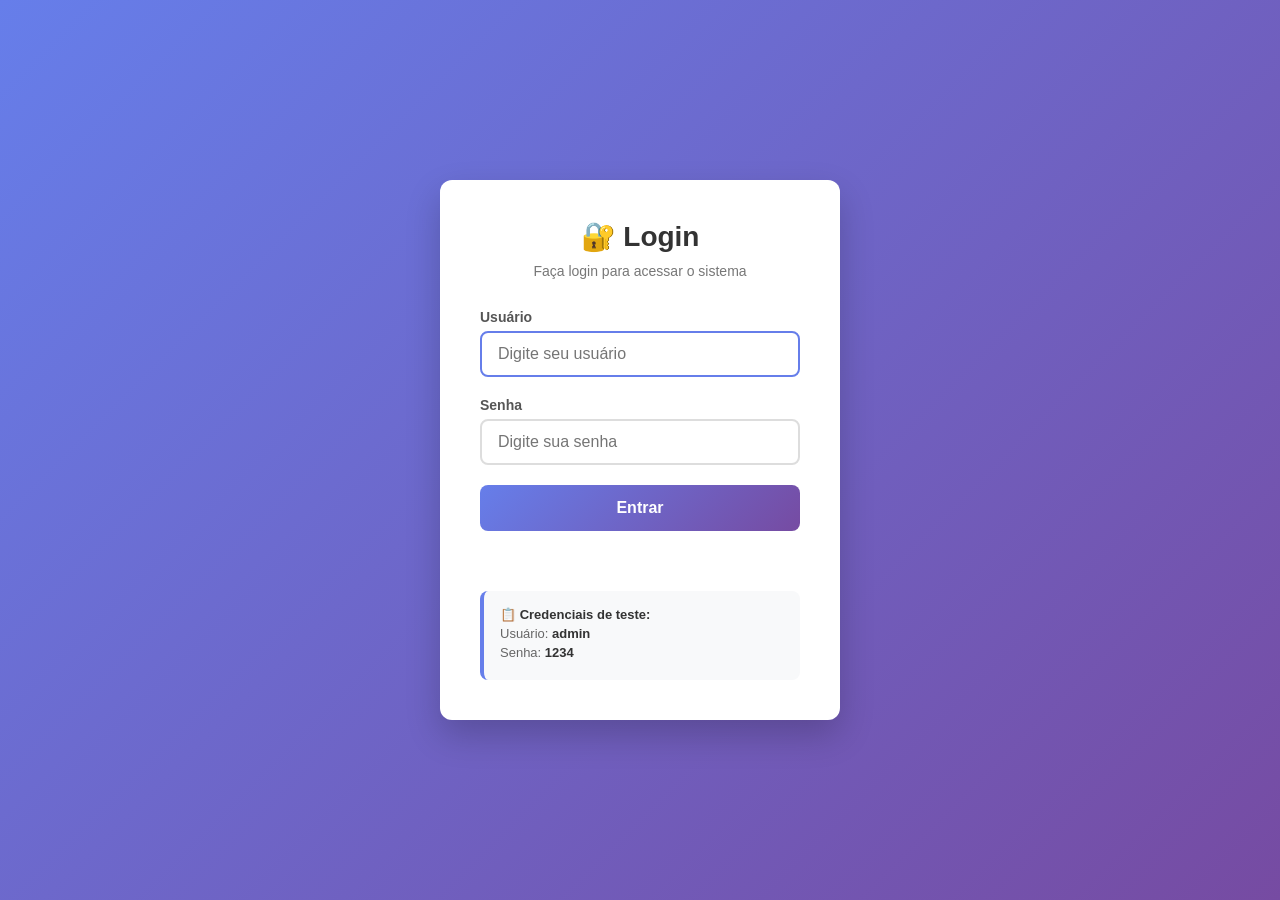
<file: javascript/01-login/index.html>
<!DOCTYPE html>
<html lang="pt-BR">
<head>
    <meta charset="UTF-8">
    <meta name="viewport" content="width=device-width, initial-scale=1.0">
    <title>Login — Exemplo JavaScript</title>
    <style>
        /* ============================================
           Estilos da Página de Login
           ============================================ */

        /* Reset básico e fonte global */
        * {
            margin: 0;
            padding: 0;
            box-sizing: border-box;
        }

        body {
            font-family: 'Segoe UI', Tahoma, Geneva, Verdana, sans-serif;
            background: linear-gradient(135deg, #667eea 0%, #764ba2 100%);
            min-height: 100vh;
            display: flex;
            justify-content: center;
            align-items: center;
        }

        /* Container do formulário de login */
        .login-container {
            background: #fff;
            padding: 40px;
            border-radius: 12px;
            box-shadow: 0 15px 35px rgba(0, 0, 0, 0.2);
            width: 100%;
            max-width: 400px;
        }

        .login-container h1 {
            text-align: center;
            margin-bottom: 10px;
            color: #333;
            font-size: 28px;
        }

        .login-container p.subtitulo {
            text-align: center;
            color: #777;
            margin-bottom: 30px;
            font-size: 14px;
        }

        /* Grupos de input */
        .input-group {
            margin-bottom: 20px;
        }

        .input-group label {
            display: block;
            margin-bottom: 6px;
            color: #555;
            font-weight: 600;
            font-size: 14px;
        }

        .input-group input {
            width: 100%;
            padding: 12px 16px;
            border: 2px solid #ddd;
            border-radius: 8px;
            font-size: 16px;
            transition: border-color 0.3s ease;
            outline: none;
        }

        .input-group input:focus {
            border-color: #667eea;
        }

        /* Botão de login */
        .btn-login {
            width: 100%;
            padding: 14px;
            background: linear-gradient(135deg, #667eea 0%, #764ba2 100%);
            color: #fff;
            border: none;
            border-radius: 8px;
            font-size: 16px;
            font-weight: 600;
            cursor: pointer;
            transition: opacity 0.3s ease, transform 0.1s ease;
        }

        .btn-login:hover {
            opacity: 0.9;
        }

        .btn-login:active {
            transform: scale(0.98);
        }

        /* Mensagem de erro inline */
        .mensagem-erro {
            color: #e74c3c;
            text-align: center;
            margin-top: 16px;
            font-size: 14px;
            min-height: 20px;
        }

        /* Credenciais de teste */
        .credenciais {
            margin-top: 24px;
            padding: 16px;
            background: #f8f9fa;
            border-radius: 8px;
            border-left: 4px solid #667eea;
        }

        .credenciais p {
            font-size: 13px;
            color: #666;
            margin-bottom: 4px;
        }

        .credenciais strong {
            color: #333;
        }
    </style>
</head>
<body>

    <!-- ============================================
         Formulário de Login
         ============================================ -->
    <div class="login-container">
        <h1>🔐 Login</h1>
        <p class="subtitulo">Faça login para acessar o sistema</p>

        <!-- Formulário com id para seleção via JavaScript -->
        <form id="formulario-login">
            <!-- Campo de usuário -->
            <div class="input-group">
                <label for="usuario">Usuário</label>
                <input
                    type="text"
                    id="usuario"
                    name="usuario"
                    placeholder="Digite seu usuário"
                    required
                    autocomplete="username"
                >
            </div>

            <!-- Campo de senha -->
            <div class="input-group">
                <label for="senha">Senha</label>
                <input
                    type="password"
                    id="senha"
                    name="senha"
                    placeholder="Digite sua senha"
                    required
                    autocomplete="current-password"
                >
            </div>

            <!-- Botão de envio -->
            <button type="submit" class="btn-login">Entrar</button>
        </form>

        <!-- Área para mensagens de erro exibidas via JS -->
        <p id="mensagem-erro" class="mensagem-erro"></p>

        <!-- Dica com as credenciais de teste -->
        <div class="credenciais">
            <p>📋 <strong>Credenciais de teste:</strong></p>
            <p>Usuário: <strong>admin</strong></p>
            <p>Senha: <strong>1234</strong></p>
        </div>
    </div>

    <!-- Script externo com a lógica de autenticação -->
    <script src="script.js"></script>
</body>
</html>
</file>
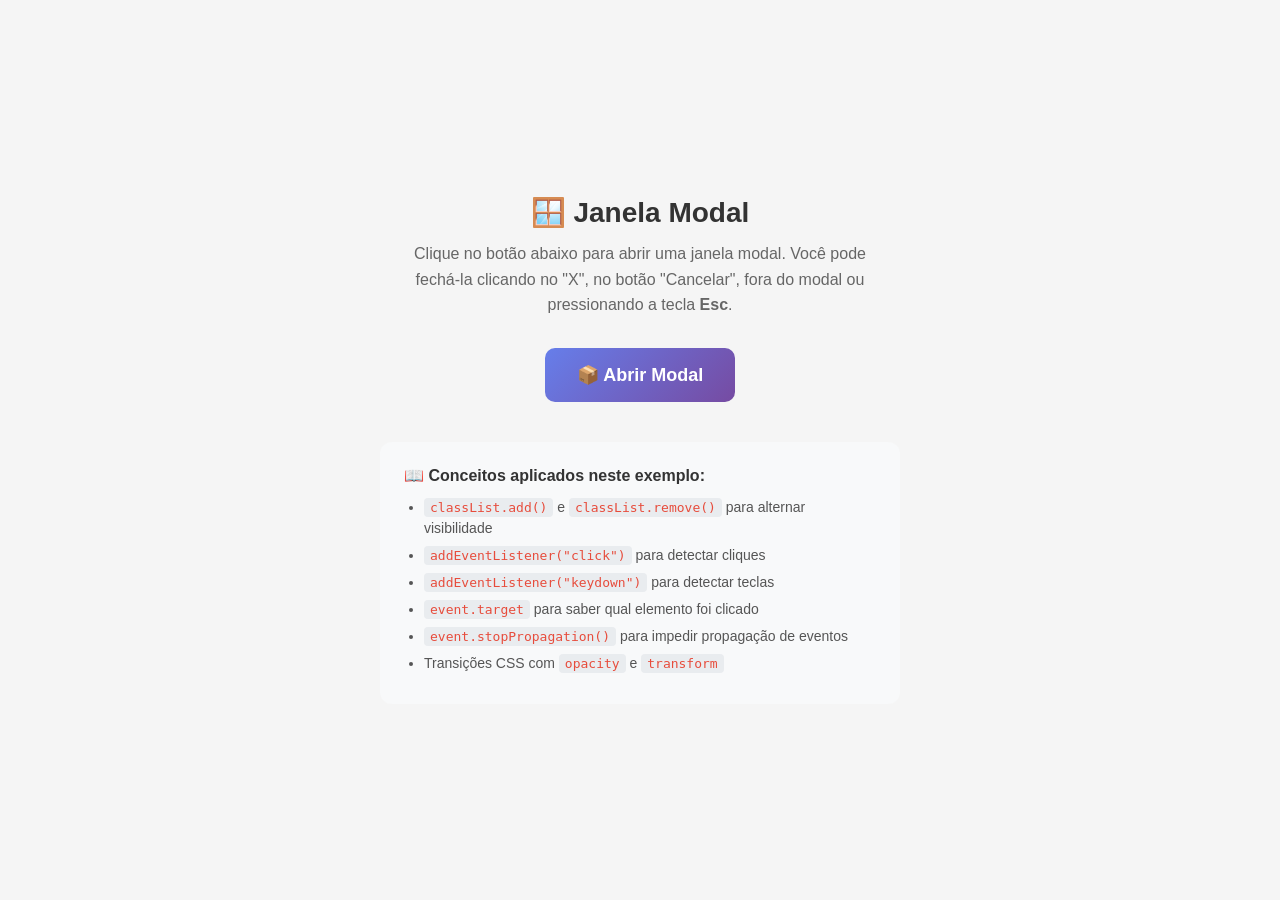
<file: javascript/02-modal/index.html>
<!DOCTYPE html>
<html lang="pt-BR">
<head>
    <meta charset="UTF-8">
    <meta name="viewport" content="width=device-width, initial-scale=1.0">
    <title>Modal — Exemplo JavaScript</title>
    <style>
        /* ============================================
           Estilos da Página com Modal
           ============================================ */

        /* Reset e estilos globais */
        * {
            margin: 0;
            padding: 0;
            box-sizing: border-box;
        }

        body {
            font-family: 'Segoe UI', Tahoma, Geneva, Verdana, sans-serif;
            background-color: #f5f5f5;
            min-height: 100vh;
            display: flex;
            flex-direction: column;
            align-items: center;
            justify-content: center;
            padding: 20px;
        }

        /* Título principal */
        h1 {
            color: #333;
            margin-bottom: 12px;
            font-size: 28px;
        }

        p.descricao {
            color: #666;
            margin-bottom: 30px;
            text-align: center;
            max-width: 500px;
            line-height: 1.6;
        }

        /* Botão para abrir o modal */
        .btn-abrir-modal {
            padding: 16px 32px;
            background: linear-gradient(135deg, #667eea 0%, #764ba2 100%);
            color: #fff;
            border: none;
            border-radius: 10px;
            font-size: 18px;
            font-weight: 600;
            cursor: pointer;
            transition: transform 0.2s ease, box-shadow 0.3s ease;
        }

        .btn-abrir-modal:hover {
            transform: translateY(-2px);
            box-shadow: 0 8px 25px rgba(102, 126, 234, 0.4);
        }

        .btn-abrir-modal:active {
            transform: translateY(0);
        }

        /* ============================================
           Estilos do Modal (Janela Modal)
           ============================================ */

        /* Overlay — fundo escuro semitransparente que cobre a página */
        .modal-overlay {
            /* Posição fixa cobre toda a tela */
            position: fixed;
            top: 0;
            left: 0;
            width: 100%;
            height: 100%;
            background-color: rgba(0, 0, 0, 0.6);

            /* Centraliza o conteúdo do modal */
            display: flex;
            justify-content: center;
            align-items: center;

            /* Começa invisível */
            opacity: 0;
            visibility: hidden;

            /* Transição suave para aparecer/desaparecer */
            transition: opacity 0.3s ease, visibility 0.3s ease;

            /* Fica acima de tudo na página */
            z-index: 1000;
        }

        /* Quando o modal está ativo (visível) */
        .modal-overlay.ativo {
            opacity: 1;
            visibility: visible;
        }

        /* Conteúdo do modal */
        .modal-conteudo {
            background: #fff;
            border-radius: 16px;
            padding: 40px;
            max-width: 520px;
            width: 90%;
            position: relative;
            box-shadow: 0 20px 60px rgba(0, 0, 0, 0.3);

            /* Animação de entrada (escala) */
            transform: scale(0.7);
            transition: transform 0.3s ease;
        }

        /* Quando ativo, o conteúdo volta ao tamanho normal */
        .modal-overlay.ativo .modal-conteudo {
            transform: scale(1);
        }

        /* Botão de fechar (X) no canto superior direito */
        .btn-fechar {
            position: absolute;
            top: 16px;
            right: 16px;
            background: none;
            border: none;
            font-size: 28px;
            color: #999;
            cursor: pointer;
            width: 36px;
            height: 36px;
            display: flex;
            align-items: center;
            justify-content: center;
            border-radius: 50%;
            transition: background-color 0.2s ease, color 0.2s ease;
        }

        .btn-fechar:hover {
            background-color: #f0f0f0;
            color: #333;
        }

        /* Ícone do modal */
        .modal-icone {
            font-size: 48px;
            text-align: center;
            margin-bottom: 16px;
        }

        /* Título do modal */
        .modal-conteudo h2 {
            color: #333;
            text-align: center;
            margin-bottom: 16px;
            font-size: 24px;
        }

        /* Texto do modal */
        .modal-conteudo p {
            color: #666;
            line-height: 1.7;
            margin-bottom: 12px;
            font-size: 15px;
        }

        /* Lista de funcionalidades */
        .modal-conteudo ul {
            margin: 16px 0;
            padding-left: 24px;
            color: #555;
        }

        .modal-conteudo li {
            margin-bottom: 8px;
            line-height: 1.5;
        }

        /* Botões dentro do modal */
        .modal-acoes {
            display: flex;
            gap: 12px;
            margin-top: 24px;
            justify-content: center;
        }

        .btn-confirmar {
            padding: 12px 28px;
            background: #667eea;
            color: #fff;
            border: none;
            border-radius: 8px;
            font-size: 15px;
            font-weight: 600;
            cursor: pointer;
            transition: background 0.3s ease;
        }

        .btn-confirmar:hover {
            background: #5a6fd6;
        }

        .btn-cancelar {
            padding: 12px 28px;
            background: #f0f0f0;
            color: #666;
            border: none;
            border-radius: 8px;
            font-size: 15px;
            font-weight: 600;
            cursor: pointer;
            transition: background 0.3s ease;
        }

        .btn-cancelar:hover {
            background: #e0e0e0;
        }

        /* Informações técnicas abaixo do botão */
        .info-tecnica {
            margin-top: 40px;
            padding: 24px;
            background: #f8f9fa;
            border-radius: 12px;
            max-width: 520px;
            width: 90%;
        }

        .info-tecnica h3 {
            color: #333;
            margin-bottom: 12px;
            font-size: 16px;
        }

        .info-tecnica ul {
            padding-left: 20px;
            color: #555;
        }

        .info-tecnica li {
            margin-bottom: 6px;
            font-size: 14px;
            line-height: 1.5;
        }

        .info-tecnica code {
            background: #e9ecef;
            padding: 2px 6px;
            border-radius: 4px;
            font-size: 13px;
            color: #e74c3c;
        }
    </style>
</head>
<body>

    <!-- ============================================
         Conteúdo Principal da Página
         ============================================ -->
    <h1>🪟 Janela Modal</h1>
    <p class="descricao">
        Clique no botão abaixo para abrir uma janela modal.
        Você pode fechá-la clicando no "X", no botão "Cancelar",
        fora do modal ou pressionando a tecla <strong>Esc</strong>.
    </p>

    <!-- Botão que dispara a abertura do modal -->
    <button class="btn-abrir-modal" id="btn-abrir">
        📦 Abrir Modal
    </button>

    <!-- ============================================
         Estrutura do Modal
         ============================================ -->
    <!-- O overlay cobre toda a tela e centraliza o modal -->
    <div class="modal-overlay" id="modal-overlay">
        <!-- Conteúdo do modal (a "caixa" branca) -->
        <div class="modal-conteudo" id="modal-conteudo">
            <!-- Botão de fechar (X) -->
            <button class="btn-fechar" id="btn-fechar" aria-label="Fechar modal">
                &times;
            </button>

            <!-- Conteúdo interno do modal -->
            <div class="modal-icone">🎉</div>
            <h2>Modal Aberto com Sucesso!</h2>

            <p>
                Este é um exemplo de <strong>janela modal</strong> (também chamada de
                <em>dialog</em>). Modais são usados para exibir informações importantes,
                confirmações, formulários ou avisos ao usuário.
            </p>

            <p>Este modal pode ser fechado de 4 formas diferentes:</p>
            <ul>
                <li>🖱️ Clicando no botão <strong>&times;</strong> (fechar)</li>
                <li>🖱️ Clicando no botão <strong>Cancelar</strong></li>
                <li>🖱️ Clicando <strong>fora do modal</strong> (no overlay escuro)</li>
                <li>⌨️ Pressionando a tecla <strong>Escape (Esc)</strong></li>
            </ul>

            <!-- Botões de ação do modal -->
            <div class="modal-acoes">
                <button class="btn-confirmar" id="btn-confirmar">✅ Confirmar</button>
                <button class="btn-cancelar" id="btn-cancelar">❌ Cancelar</button>
            </div>
        </div>
    </div>

    <!-- Informações técnicas sobre o modal -->
    <div class="info-tecnica">
        <h3>📖 Conceitos aplicados neste exemplo:</h3>
        <ul>
            <li><code>classList.add()</code> e <code>classList.remove()</code> para alternar visibilidade</li>
            <li><code>addEventListener("click")</code> para detectar cliques</li>
            <li><code>addEventListener("keydown")</code> para detectar teclas</li>
            <li><code>event.target</code> para saber qual elemento foi clicado</li>
            <li><code>event.stopPropagation()</code> para impedir propagação de eventos</li>
            <li>Transições CSS com <code>opacity</code> e <code>transform</code></li>
        </ul>
    </div>

    <!-- ============================================
         JavaScript — Lógica do Modal
         ============================================ -->
    <script>
        // ============================================
        // 🪟 Controle da Janela Modal
        // ============================================

        // === Seleção de elementos ===
        // querySelector busca o primeiro elemento que corresponde ao seletor CSS
        const btnAbrir = document.getElementById("btn-abrir");
        const modalOverlay = document.getElementById("modal-overlay");
        const modalConteudo = document.getElementById("modal-conteudo");
        const btnFechar = document.getElementById("btn-fechar");
        const btnConfirmar = document.getElementById("btn-confirmar");
        const btnCancelar = document.getElementById("btn-cancelar");

        // === Função para ABRIR o modal ===
        function abrirModal() {
            // Adiciona a classe "ativo" que controla a visibilidade via CSS
            modalOverlay.classList.add("ativo");

            // Impede o scroll da página enquanto o modal está aberto
            document.body.style.overflow = "hidden";
        }

        // === Função para FECHAR o modal ===
        function fecharModal() {
            // Remove a classe "ativo" para esconder o modal
            modalOverlay.classList.remove("ativo");

            // Restaura o scroll da página
            document.body.style.overflow = "";
        }

        // === 1. Abrir modal ao clicar no botão ===
        btnAbrir.addEventListener("click", abrirModal);

        // === 2. Fechar ao clicar no botão "X" ===
        btnFechar.addEventListener("click", fecharModal);

        // === 3. Fechar ao clicar no botão "Cancelar" ===
        btnCancelar.addEventListener("click", fecharModal);

        // === 4. Fechar ao clicar FORA do modal (no overlay escuro) ===
        // Quando clicamos no overlay, event.target é o próprio overlay
        // Quando clicamos no conteúdo do modal, event.target é o conteúdo
        modalOverlay.addEventListener("click", function(evento) {
            // Se o clique foi diretamente no overlay (e não no conteúdo)
            if (evento.target === modalOverlay) {
                fecharModal();
            }
        });

        // === 5. Fechar ao pressionar a tecla Escape ===
        // keydown detecta quando qualquer tecla é pressionada
        document.addEventListener("keydown", function(evento) {
            // evento.key retorna o nome da tecla pressionada
            if (evento.key === "Escape") {
                fecharModal();
            }
        });

        // === 6. Ação do botão "Confirmar" ===
        btnConfirmar.addEventListener("click", function() {
            // Substitui o conteúdo do modal com uma mensagem de confirmação
            modalConteudo.innerHTML = `
                <div class="modal-icone">✅</div>
                <h2>Ação Confirmada!</h2>
                <p style="text-align:center; color:#666;">
                    A ação foi executada com sucesso.
                    O modal fechará automaticamente.
                </p>
            `;

            // Fecha o modal automaticamente após 2 segundos
            // setTimeout executa uma função após o tempo especificado
            setTimeout(function() {
                fecharModal();

                // Restaura o conteúdo original do modal após fechar
                // (Para que ao abrir novamente, volte ao estado original)
                setTimeout(restaurarModal, 500);
            }, 2000);
        });

        // === Função para restaurar o conteúdo original do modal ===
        function restaurarModal() {
            modalConteudo.innerHTML = `
                <button class="btn-fechar" id="btn-fechar" aria-label="Fechar modal">
                    &times;
                </button>
                <div class="modal-icone">🎉</div>
                <h2>Modal Aberto com Sucesso!</h2>
                <p>
                    Este é um exemplo de <strong>janela modal</strong> (também chamada de
                    <em>dialog</em>). Modais são usados para exibir informações importantes,
                    confirmações, formulários ou avisos ao usuário.
                </p>
                <p>Este modal pode ser fechado de 4 formas diferentes:</p>
                <ul>
                    <li>🖱️ Clicando no botão <strong>&times;</strong> (fechar)</li>
                    <li>🖱️ Clicando no botão <strong>Cancelar</strong></li>
                    <li>🖱️ Clicando <strong>fora do modal</strong> (no overlay escuro)</li>
                    <li>⌨️ Pressionando a tecla <strong>Escape (Esc)</strong></li>
                </ul>
                <div class="modal-acoes">
                    <button class="btn-confirmar" id="btn-confirmar">✅ Confirmar</button>
                    <button class="btn-cancelar" id="btn-cancelar">❌ Cancelar</button>
                </div>
            `;

            // Reconecta os event listeners aos botões recriados
            document.getElementById("btn-fechar").addEventListener("click", fecharModal);
            document.getElementById("btn-cancelar").addEventListener("click", fecharModal);
            document.getElementById("btn-confirmar").addEventListener("click", arguments.callee);
        }
    </script>
</body>
</html>
</file>
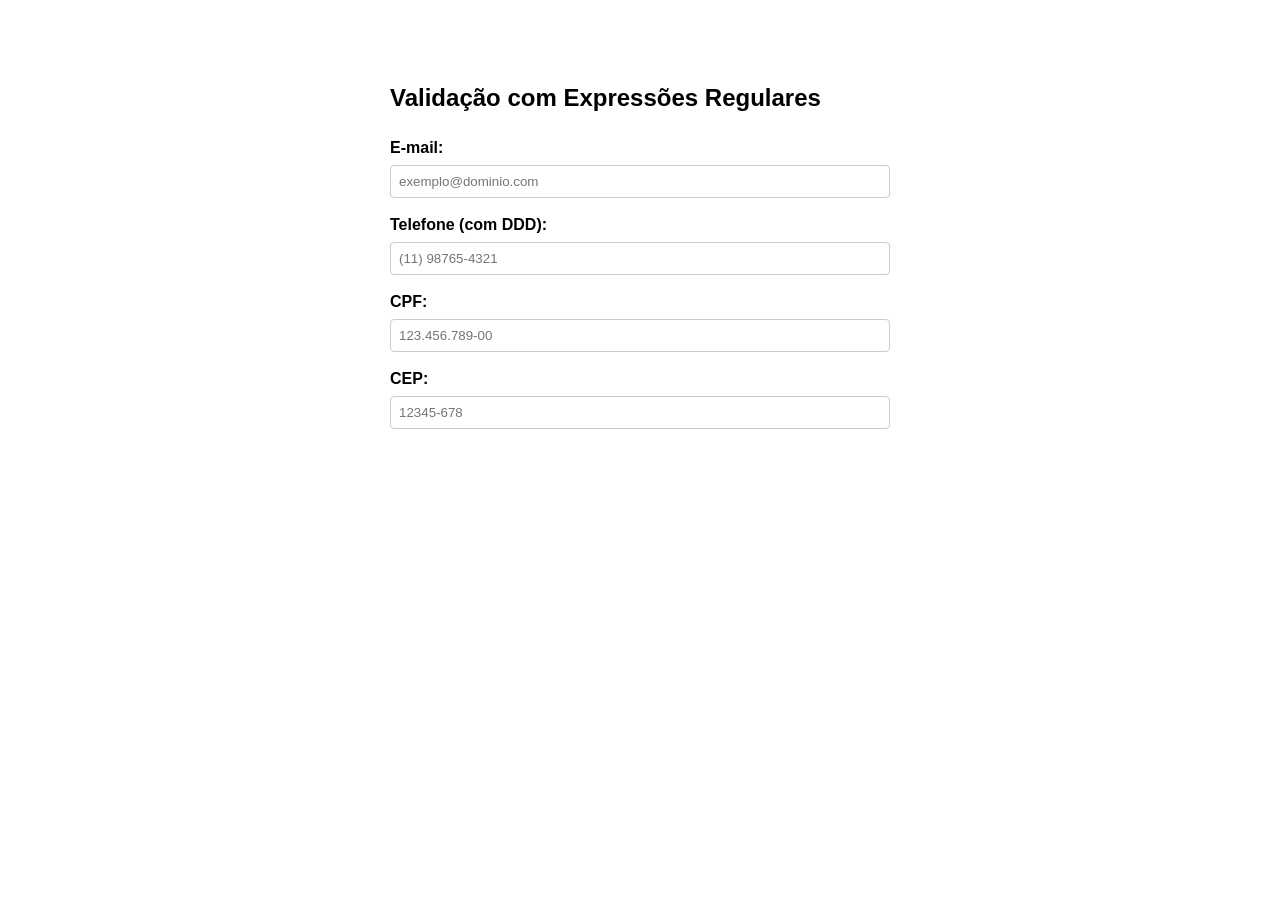
<file: javascript/03-regex/index.html>
<!DOCTYPE html>
<html lang="pt-BR">
<head>
    <meta charset="UTF-8">
    <meta name="viewport" content="width=device-width, initial-scale=1.0">
    <title>Validação com Regex</title>
    <style>
        body { font-family: sans-serif; max-width: 500px; margin: 40px auto; padding: 20px; line-height: 1.5; }
        .campo { margin-bottom: 15px; }
        label { display: block; margin-bottom: 5px; font-weight: bold; }
        input { width: 100%; padding: 8px; border: 1px solid #ccc; border-radius: 4px; box-sizing: border-box; }
        .valido { border-color: #28a745; }
        .invalido { border-color: #dc3545; }
        .msg { font-size: 0.85em; margin-top: 4px; }
        .msg.ok { color: #28a745; }
        .msg.erro { color: #dc3545; }
    </style>
</head>
<body>
    <h2>Validação com Expressões Regulares</h2>
    <form id="form-regex">
        <div class="campo">
            <label for="email">E-mail:</label>
            <input type="text" id="email" placeholder="exemplo@dominio.com">
            <span class="msg" id="msg-email"></span>
        </div>
        <div class="campo">
            <label for="telefone">Telefone (com DDD):</label>
            <input type="text" id="telefone" placeholder="(11) 98765-4321">
            <span class="msg" id="msg-tel"></span>
        </div>
        <div class="campo">
            <label for="cpf">CPF:</label>
            <input type="text" id="cpf" placeholder="123.456.789-00">
            <span class="msg" id="msg-cpf"></span>
        </div>
        <div class="campo">
            <label for="cep">CEP:</label>
            <input type="text" id="cep" placeholder="12345-678">
            <span class="msg" id="msg-cep"></span>
        </div>
    </form>

    <script>
        const regexes = {
            email: /^[\w.-]+@[\w.-]+\.[a-zA-Z]{2,}$/,
            telefone: /^\(?\d{2}\)?\s?9?\d{4}-?\d{4}$/,
            cpf: /^\d{3}\.?\d{3}\.?\d{3}-?\d{2}$/,
            cep: /^\d{5}-?\d{3}$/
        };

        function validar(input, regex, spanMsg, textoErro) {
            if (input.value.trim() === '') {
                input.className = '';
                spanMsg.textContent = '';
                return;
            }
            if (regex.test(input.value.trim())) {
                input.className = 'valido';
                spanMsg.className = 'msg ok';
                spanMsg.textContent = '✓ Válido';
            } else {
                input.className = 'invalido';
                spanMsg.className = 'msg erro';
                spanMsg.textContent = '✗ ' + textoErro;
            }
        }

        document.getElementById('email').addEventListener('input', e => validar(e.target, regexes.email, document.getElementById('msg-email'), 'E-mail inválido'));
        document.getElementById('telefone').addEventListener('input', e => validar(e.target, regexes.telefone, document.getElementById('msg-tel'), 'Telefone inválido'));
        document.getElementById('cpf').addEventListener('input', e => validar(e.target, regexes.cpf, document.getElementById('msg-cpf'), 'CPF inválido'));
        document.getElementById('cep').addEventListener('input', e => validar(e.target, regexes.cep, document.getElementById('msg-cep'), 'CEP inválido'));
    </script>
</body>
</html>
</file>
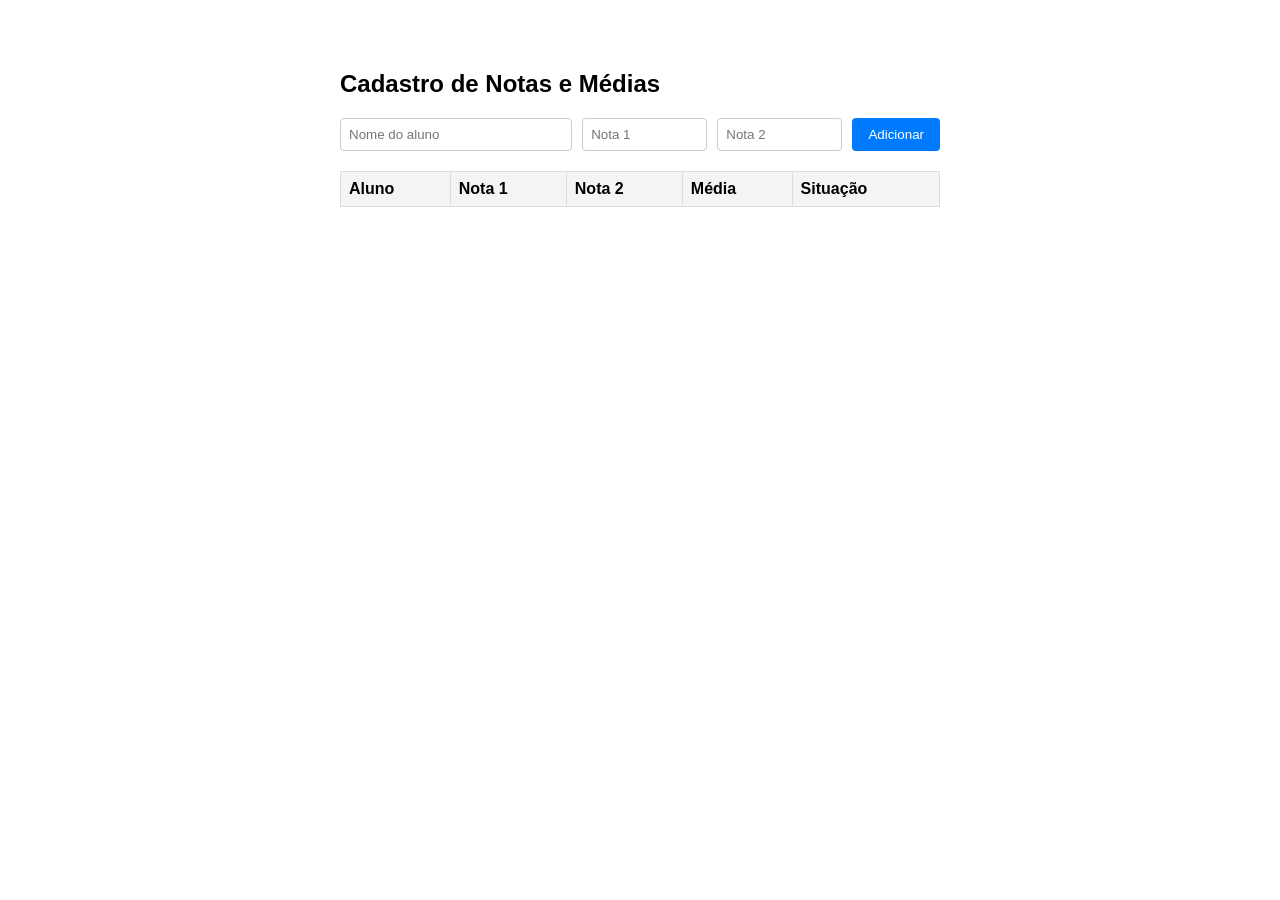
<file: javascript/04-notas-alunos/index.html>
<!DOCTYPE html>
<html lang="pt-BR">
<head>
    <meta charset="UTF-8">
    <meta name="viewport" content="width=device-width, initial-scale=1.0">
    <title>Notas de Alunos</title>
    <style>
        body { font-family: sans-serif; max-width: 600px; margin: 30px auto; padding: 20px; }
        .form-row { display: flex; gap: 10px; margin-bottom: 10px; }
        input { padding: 8px; border: 1px solid #ccc; border-radius: 4px; }
        button { padding: 8px 16px; background: #007bff; color: white; border: none; border-radius: 4px; cursor: pointer; }
        table { width: 100%; border-collapse: collapse; margin-top: 20px; }
        th, td { border: 1px solid #ddd; padding: 8px; text-align: left; }
        th { background: #f4f4f4; }
        .aprovado { color: green; font-weight: bold; }
        .reprovado { color: red; font-weight: bold; }
    </style>
</head>
<body>
    <h2>Cadastro de Notas e Médias</h2>
    <div class="form-row">
        <input type="text" id="nome" placeholder="Nome do aluno" style="flex: 2;">
        <input type="number" id="n1" placeholder="Nota 1" min="0" max="10" step="0.1" style="flex: 1;">
        <input type="number" id="n2" placeholder="Nota 2" min="0" max="10" step="0.1" style="flex: 1;">
        <button id="btn-adicionar">Adicionar</button>
    </div>

    <table>
        <thead>
            <tr>
                <th>Aluno</th>
                <th>Nota 1</th>
                <th>Nota 2</th>
                <th>Média</th>
                <th>Situação</th>
            </tr>
        </thead>
        <tbody id="tabela-corpo"></tbody>
    </table>

    <script>
        const btn = document.getElementById('btn-adicionar');
        const corpo = document.getElementById('tabela-corpo');

        btn.addEventListener('click', () => {
            const nome = document.getElementById('nome').value.trim();
            const n1 = parseFloat(document.getElementById('n1').value);
            const n2 = parseFloat(document.getElementById('n2').value);

            if (!nome || isNaN(n1) || isNaN(n2)) {
                alert('Preencha todos os campos corretamente!');
                return;
            }

            const media = ((n1 + n2) / 2).toFixed(1);
            const aprovado = media >= 7;

            const tr = document.createElement('tr');
            tr.innerHTML = `
                <td>${nome}</td>
                <td>${n1.toFixed(1)}</td>
                <td>${n2.toFixed(1)}</td>
                <td>${media}</td>
                <td class="${aprovado ? 'aprovado' : 'reprovado'}">${aprovado ? 'Aprovado' : 'Reprovado'}</td>
            `;
            corpo.appendChild(tr);

            document.getElementById('nome').value = '';
            document.getElementById('n1').value = '';
            document.getElementById('n2').value = '';
        });
    </script>
</body>
</html>
</file>
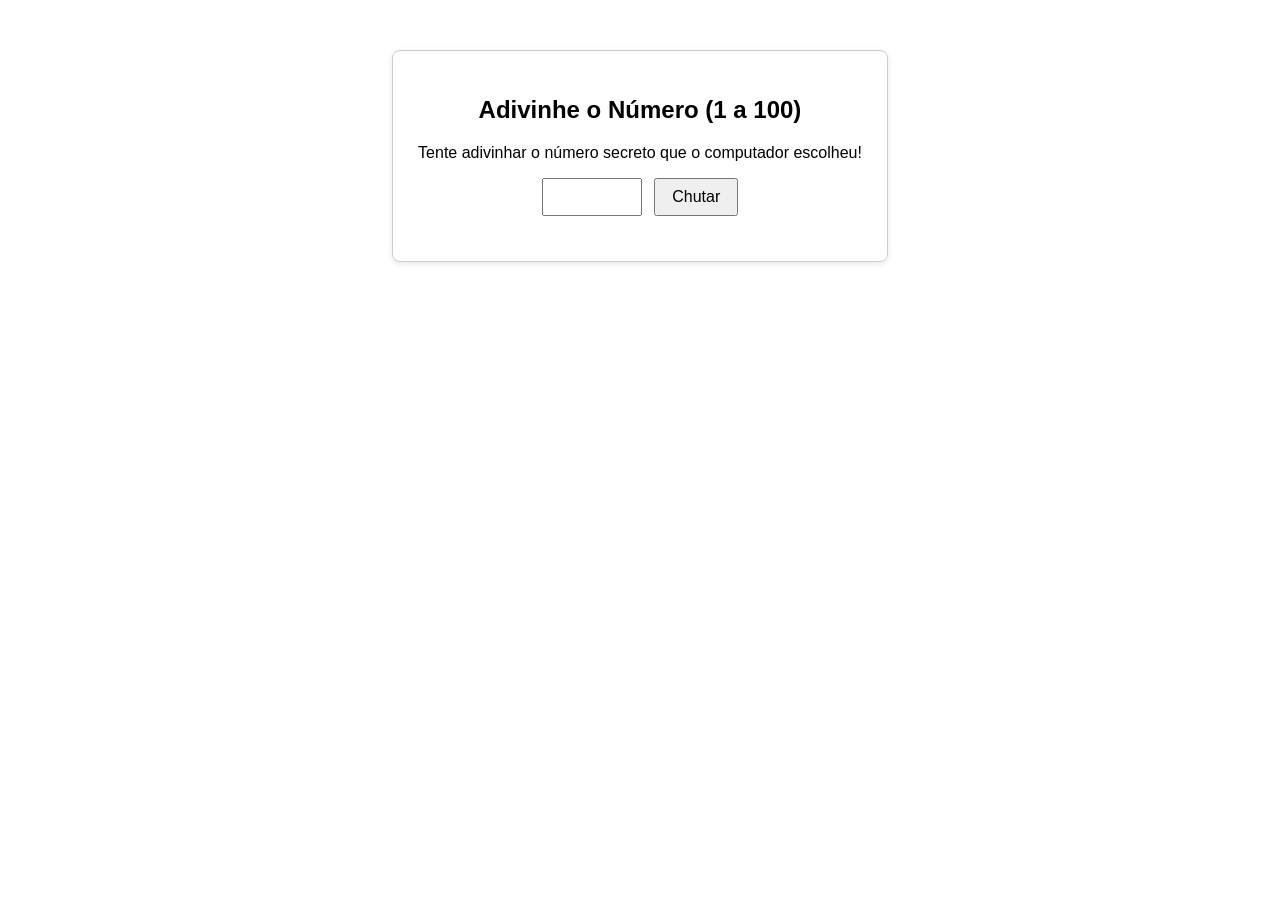
<file: javascript/05-adivinhacao/index.html>
<!DOCTYPE html>
<html lang="pt-BR">
<head>
    <meta charset="UTF-8">
    <meta name="viewport" content="width=device-width, initial-scale=1.0">
    <title>Jogo da Adivinhação</title>
    <style>
        body { font-family: sans-serif; text-align: center; margin-top: 50px; }
        .box { display: inline-block; padding: 25px; border: 1px solid #ccc; border-radius: 8px; box-shadow: 0 2px 6px rgba(0,0,0,0.1); }
        input { padding: 8px; width: 80px; font-size: 16px; text-align: center; }
        button { padding: 8px 16px; font-size: 16px; margin-left: 8px; cursor: pointer; }
        #mensagem { margin-top: 20px; font-size: 18px; font-weight: bold; }
    </style>
</head>
<body>
    <div class="box">
        <h2>Adivinhe o Número (1 a 100)</h2>
        <p>Tente adivinhar o número secreto que o computador escolheu!</p>
        <input type="number" id="palpite" min="1" max="100">
        <button id="btn-tentar">Chutar</button>
        <p id="mensagem"></p>
        <p id="tentativas"></p>
    </div>

    <script>
        const numeroSecreto = Math.floor(Math.random() * 100) + 1;
        let tentativas = 0;

        const input = document.getElementById('palpite');
        const btn = document.getElementById('btn-tentar');
        const msg = document.getElementById('mensagem');
        const count = document.getElementById('tentativas');

        btn.addEventListener('click', () => {
            const chute = parseInt(input.value);
            if (isNaN(chute) || chute < 1 || chute > 100) {
                msg.textContent = 'Digite um número válido entre 1 e 100.';
                return;
            }
            tentativas++;
            if (chute === numeroSecreto) {
                msg.textContent = `🎉 Parabéns! Você acertou o número ${numeroSecreto}!`;
                msg.style.color = 'green';
                btn.disabled = true;
                input.disabled = true;
            } else if (chute < numeroSecreto) {
                msg.textContent = 'O número secreto é MAIOR!';
                msg.style.color = '#e67e22';
            } else {
                msg.textContent = 'O número secreto é MENOR!';
                msg.style.color = '#e67e22';
            }
            count.textContent = `Tentativas: ${tentativas}`;
            input.value = '';
            input.focus();
        });
    </script>
</body>
</html>
</file>
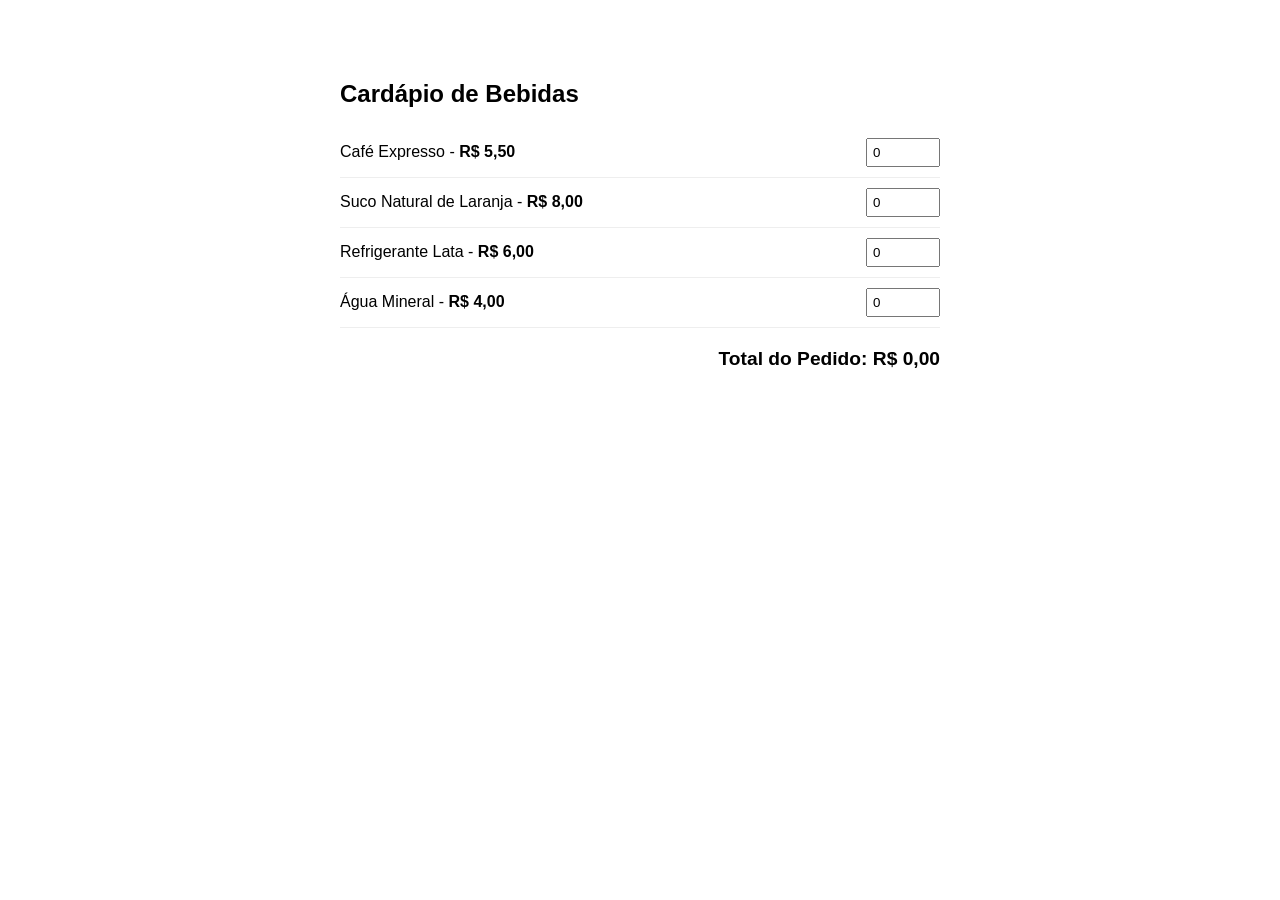
<file: javascript/06-bebidas/index.html>
<!DOCTYPE html>
<html lang="pt-BR">
<head>
    <meta charset="UTF-8">
    <meta name="viewport" content="width=device-width, initial-scale=1.0">
    <title>Cardápio de Bebidas</title>
    <style>
        body { font-family: sans-serif; max-width: 600px; margin: 40px auto; padding: 20px; }
        .item { display: flex; justify-content: space-between; align-items: center; padding: 10px 0; border-bottom: 1px solid #eee; }
        input[type="number"] { width: 60px; padding: 5px; }
        .total-box { margin-top: 20px; font-size: 1.2em; font-weight: bold; text-align: right; }
    </style>
</head>
<body>
    <h2>Cardápio de Bebidas</h2>
    <div id="lista-bebidas"></div>
    <div class="total-box">
        Total do Pedido: R$ <span id="valor-total">0,00</span>
    </div>

    <script>
        const cardapio = [
            { id: 1, nome: "Café Expresso", preco: 5.50 },
            { id: 2, nome: "Suco Natural de Laranja", preco: 8.00 },
            { id: 3, nome: "Refrigerante Lata", preco: 6.00 },
            { id: 4, nome: "Água Mineral", preco: 4.00 }
        ];

        const container = document.getElementById('lista-bebidas');
        const spanTotal = document.getElementById('valor-total');

        cardapio.forEach(bebida => {
            const div = document.createElement('div');
            div.className = 'item';
            div.innerHTML = `
                <span>${bebida.nome} - <strong>R$ ${bebida.preco.toFixed(2).replace('.', ',')}</strong></span>
                <input type="number" min="0" value="0" data-preco="${bebida.preco}" class="qtd">
            `;
            container.appendChild(div);
        });

        document.querySelectorAll('.qtd').forEach(input => {
            input.addEventListener('input', () => {
                let total = 0;
                document.querySelectorAll('.qtd').forEach(campo => {
                    const qtd = parseInt(campo.value) || 0;
                    const preco = parseFloat(campo.dataset.preco);
                    total += qtd * preco;
                });
                spanTotal.textContent = total.toFixed(2).replace('.', ',');
            });
        });
    </script>
</body>
</html>
</file>
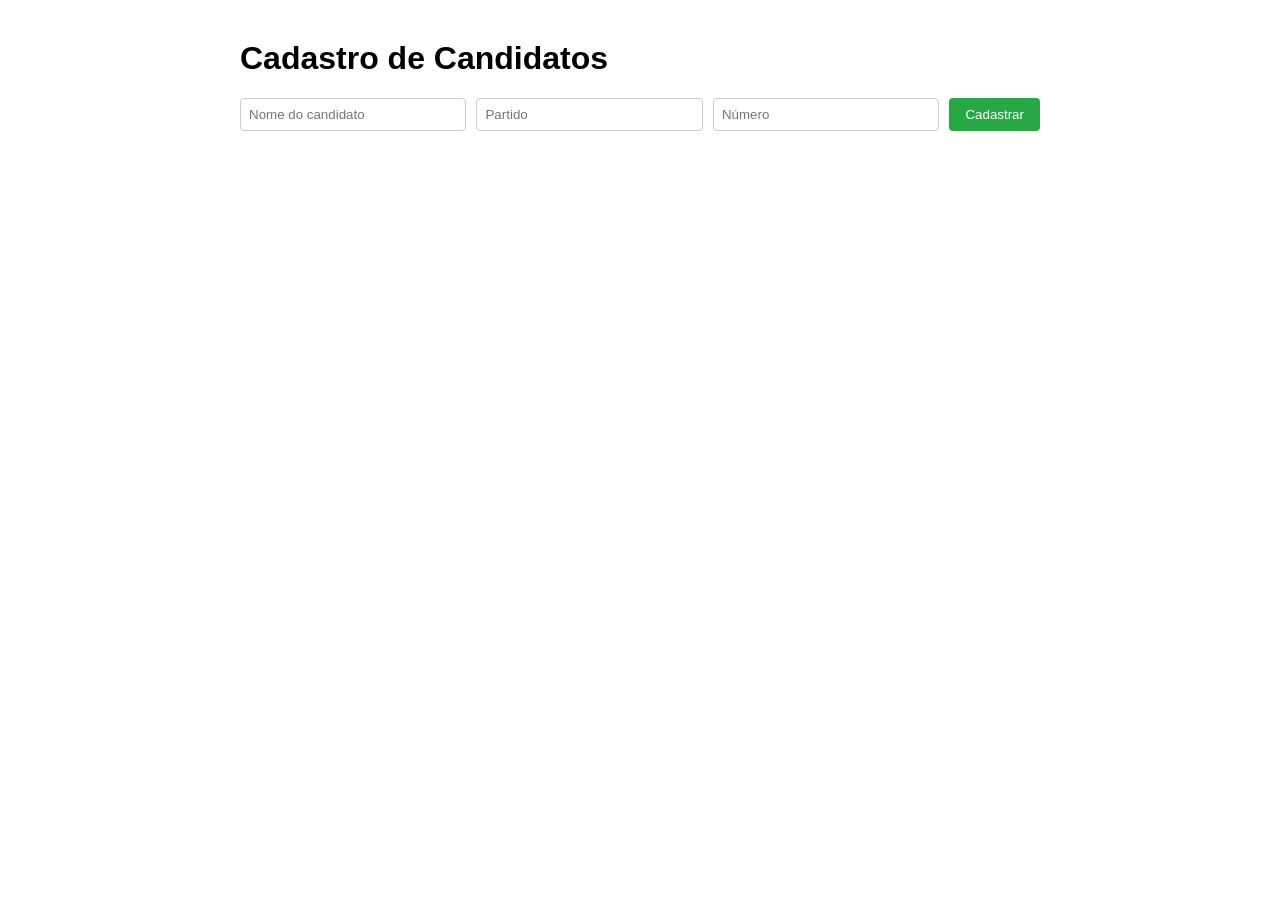
<file: javascript/07-lista-candidatos/index.html>
<!DOCTYPE html>
<html lang="pt-BR">
<head>
    <meta charset="UTF-8">
    <meta name="viewport" content="width=device-width, initial-scale=1.0">
    <title>Lista de Candidatos</title>
    <link rel="stylesheet" href="assets/css/style.css">
</head>
<body>
    <h1>Cadastro de Candidatos</h1>
    <form id="form-candidato" class="form-box">
        <input type="text" id="nome" placeholder="Nome do candidato" required>
        <input type="text" id="partido" placeholder="Partido" required>
        <input type="number" id="numero" placeholder="Número" required>
        <button type="submit">Cadastrar</button>
    </form>

    <div id="grid-candidatos" class="grid-candidatos"></div>

    <script src="js/script.js"></script>
</body>
</html>
</file>
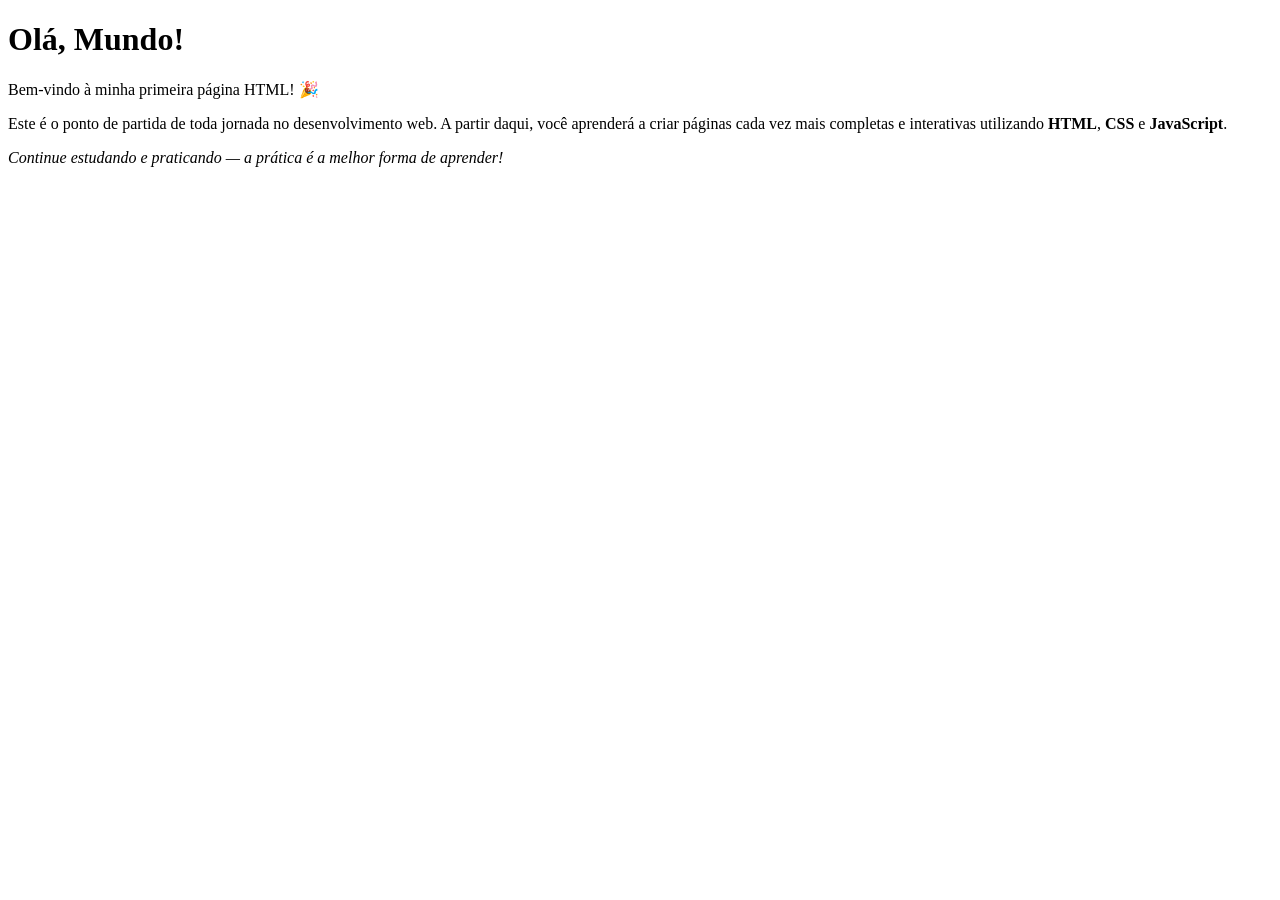
<file: html/hello world/helloworld.html>
<!DOCTYPE html>
<!--
    ==========================================================
    📄 Hello World — Primeira Página HTML
    ==========================================================
    Este é o exemplo mais básico de uma página HTML5.
    Serve como ponto de partida para entender a estrutura
    fundamental de qualquer documento HTML.

    Conceitos abordados:
    - Declaração DOCTYPE
    - Estrutura básica: <html>, <head>, <body>
    - Meta tags essenciais (charset, viewport)
    - Tag de título (<title>)
    - Títulos (<h1>) e parágrafos (<p>)
    ==========================================================
-->
<html lang="pt-BR">
<head>
    <!--
        =====================================================
        <head> — Cabeçalho do Documento (Metadados)
        =====================================================
        O <head> contém informações SOBRE a página,
        que NÃO são exibidas diretamente no navegador.
    -->

    <!-- Define a codificação de caracteres como UTF-8
         Isso garante que acentos (á, é, ç, ã) funcionem corretamente -->
    <meta charset="UTF-8">

    <!-- Torna a página responsiva em dispositivos móveis
         width=device-width: a largura segue a tela do dispositivo
         initial-scale=1.0: zoom inicial de 100% -->
    <meta name="viewport" content="width=device-width, initial-scale=1.0">

    <!-- Título que aparece na aba do navegador e nos resultados de busca -->
    <title>Hello World — Minha Primeira Página HTML</title>

    <!-- Descrição da página para motores de busca (SEO) -->
    <meta name="description" content="Minha primeira página HTML5 — o clássico Hello World para iniciantes em desenvolvimento web.">

    <!-- Autor da página -->
    <meta name="author" content="Estudante de Desenvolvimento Web">
</head>
<body>
    <!--
        =====================================================
        <body> — Corpo do Documento (Conteúdo Visível)
        =====================================================
        Tudo dentro do <body> é exibido no navegador.
        Aqui colocamos textos, imagens, links, etc.
    -->

    <!-- <h1> é o título principal da página
         Deve haver apenas UM <h1> por página (boa prática de SEO) -->
    <h1>Olá, Mundo!</h1>

    <!-- <p> define um parágrafo de texto
         O navegador adiciona espaçamento automático entre parágrafos -->
    <p>
        Bem-vindo à minha primeira página HTML! 🎉
    </p>

    <p>
        Este é o ponto de partida de toda jornada no desenvolvimento web.
        A partir daqui, você aprenderá a criar páginas cada vez mais
        completas e interativas utilizando <strong>HTML</strong>,
        <strong>CSS</strong> e <strong>JavaScript</strong>.
    </p>

    <p>
        <em>Continue estudando e praticando — a prática é a melhor forma de aprender!</em>
    </p>
</body>
</html>
</file>
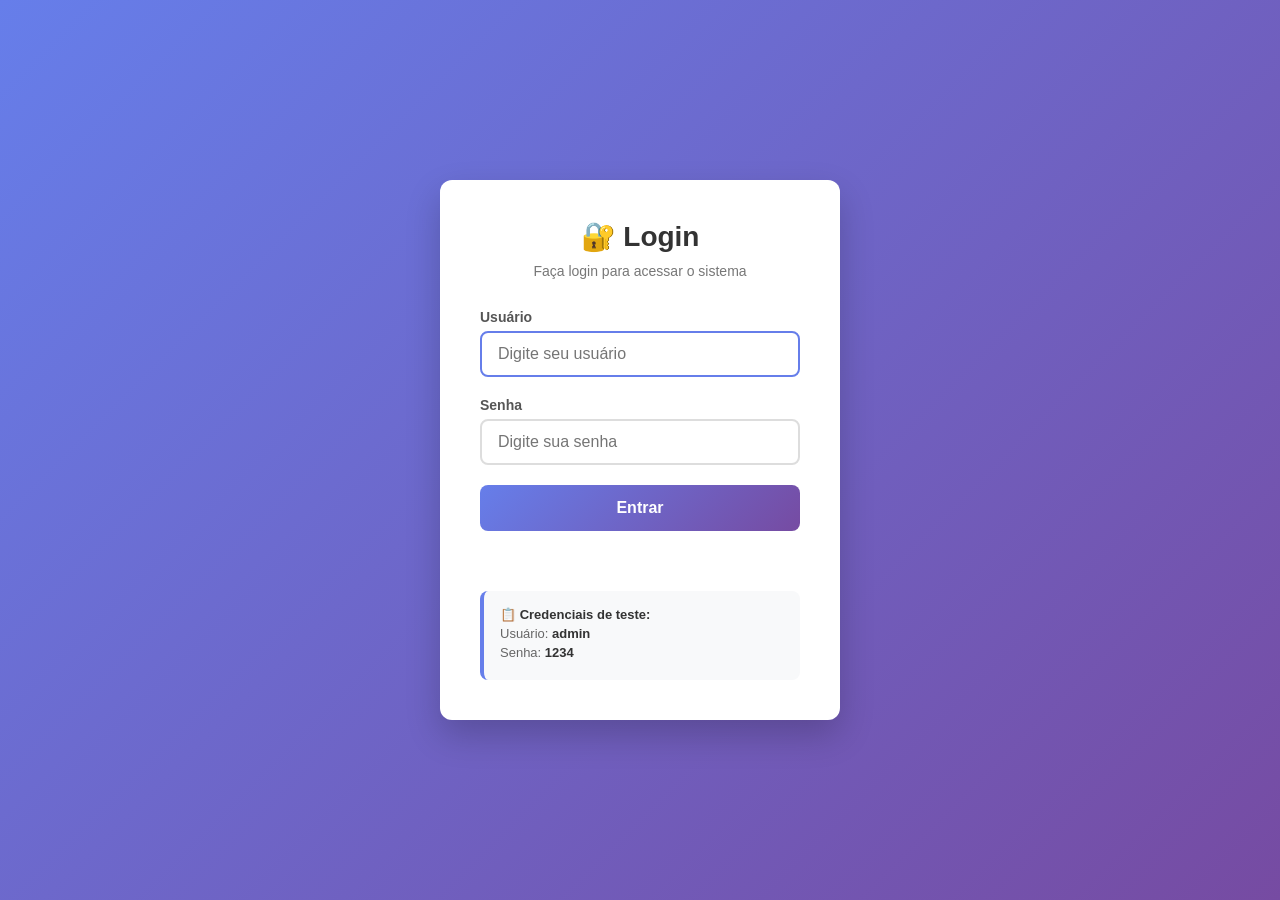
<file: javascript/01-login/bemvindo.html>
<!DOCTYPE html>
<html lang="pt-BR">
<head>
    <meta charset="UTF-8">
    <meta name="viewport" content="width=device-width, initial-scale=1.0">
    <title>Bem-vindo — Login Bem-sucedido</title>
    <style>
        /* Reset e estilos globais */
        * {
            margin: 0;
            padding: 0;
            box-sizing: border-box;
        }

        body {
            font-family: 'Segoe UI', Tahoma, Geneva, Verdana, sans-serif;
            background: linear-gradient(135deg, #11998e 0%, #38ef7d 100%);
            min-height: 100vh;
            display: flex;
            justify-content: center;
            align-items: center;
        }

        /* Card de boas-vindas */
        .bemvindo-container {
            background: #fff;
            padding: 50px 40px;
            border-radius: 12px;
            box-shadow: 0 15px 35px rgba(0, 0, 0, 0.2);
            text-align: center;
            max-width: 450px;
            width: 90%;
        }

        .icone-sucesso {
            font-size: 64px;
            margin-bottom: 16px;
        }

        .bemvindo-container h1 {
            color: #333;
            margin-bottom: 10px;
            font-size: 28px;
        }

        .bemvindo-container p {
            color: #666;
            margin-bottom: 8px;
            font-size: 16px;
            line-height: 1.6;
        }

        /* Nome do usuário destacado */
        #nome-usuario {
            color: #11998e;
            font-weight: 700;
            font-size: 18px;
        }

        /* Data e hora de acesso */
        .info-acesso {
            margin-top: 20px;
            padding: 16px;
            background: #f0fdf4;
            border-radius: 8px;
            border-left: 4px solid #38ef7d;
        }

        .info-acesso p {
            font-size: 14px;
            color: #555;
            margin-bottom: 4px;
        }

        /* Botão de logout */
        .btn-logout {
            display: inline-block;
            margin-top: 24px;
            padding: 12px 32px;
            background: #e74c3c;
            color: #fff;
            text-decoration: none;
            border-radius: 8px;
            font-size: 16px;
            font-weight: 600;
            transition: background 0.3s ease, transform 0.1s ease;
        }

        .btn-logout:hover {
            background: #c0392b;
        }

        .btn-logout:active {
            transform: scale(0.97);
        }
    </style>
</head>
<body>

    <!-- ============================================
         Página de Boas-Vindas (Após Login Bem-Sucedido)
         ============================================ -->
    <div class="bemvindo-container">
        <div class="icone-sucesso">✅</div>
        <h1>Bem-vindo(a)!</h1>
        <p>Olá, <span id="nome-usuario">Usuário</span>!</p>
        <p>Seu login foi realizado com sucesso.</p>

        <!-- Informações sobre o acesso -->
        <div class="info-acesso">
            <p>📅 Data de acesso: <strong id="data-acesso">—</strong></p>
            <p>🕐 Hora de acesso: <strong id="hora-acesso">—</strong></p>
        </div>

        <!-- Link para "logout" — volta à página de login -->
        <a href="index.html" class="btn-logout" id="btn-logout">🚪 Sair (Logout)</a>
    </div>

    <script>
        // ============================================
        // Script da página de boas-vindas
        // ============================================

        // Recupera o nome do usuário salvo no sessionStorage
        // O sessionStorage mantém dados enquanto a aba está aberta
        const nomeUsuario = sessionStorage.getItem("usuarioLogado");

        // Se não há usuário logado, redireciona de volta ao login
        // Isso impede que alguém acesse esta página diretamente pela URL
        if (!nomeUsuario) {
            window.location.href = "index.html";
        } else {
            // Exibe o nome do usuário na página
            document.getElementById("nome-usuario").textContent = nomeUsuario;
        }

        // Exibe a data e hora atuais do acesso
        const agora = new Date();

        // toLocaleDateString formata a data conforme o idioma
        document.getElementById("data-acesso").textContent =
            agora.toLocaleDateString("pt-BR", {
                weekday: "long",  // "segunda-feira"
                year: "numeric",  // "2024"
                month: "long",    // "janeiro"
                day: "numeric"    // "15"
            });

        // toLocaleTimeString formata a hora conforme o idioma
        document.getElementById("hora-acesso").textContent =
            agora.toLocaleTimeString("pt-BR");

        // Ao clicar em "Sair", limpa o sessionStorage
        document.getElementById("btn-logout").addEventListener("click", function() {
            // Remove o item do sessionStorage ao fazer logout
            sessionStorage.removeItem("usuarioLogado");
        });
    </script>
</body>
</html>
</file>
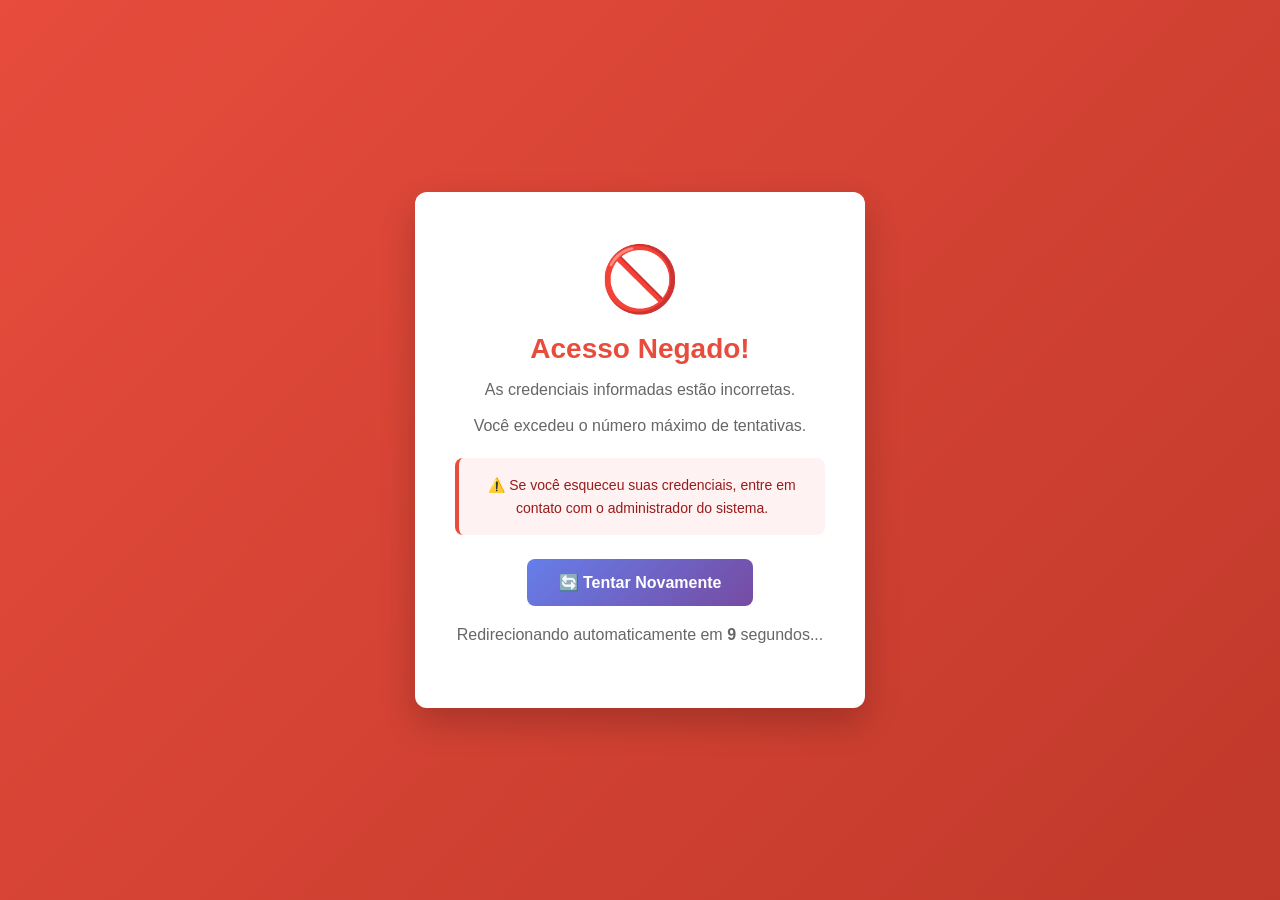
<file: javascript/01-login/erro.html>
<!DOCTYPE html>
<html lang="pt-BR">
<head>
    <meta charset="UTF-8">
    <meta name="viewport" content="width=device-width, initial-scale=1.0">
    <title>Erro de Login</title>
    <style>
        /* Reset e estilos globais */
        * {
            margin: 0;
            padding: 0;
            box-sizing: border-box;
        }

        body {
            font-family: 'Segoe UI', Tahoma, Geneva, Verdana, sans-serif;
            background: linear-gradient(135deg, #e74c3c 0%, #c0392b 100%);
            min-height: 100vh;
            display: flex;
            justify-content: center;
            align-items: center;
        }

        /* Card de erro */
        .erro-container {
            background: #fff;
            padding: 50px 40px;
            border-radius: 12px;
            box-shadow: 0 15px 35px rgba(0, 0, 0, 0.2);
            text-align: center;
            max-width: 450px;
            width: 90%;
        }

        .icone-erro {
            font-size: 64px;
            margin-bottom: 16px;
            /* Animação de "pulsar" no ícone de erro */
            animation: pulsar 1.5s ease-in-out infinite;
        }

        @keyframes pulsar {
            0%, 100% { transform: scale(1); }
            50% { transform: scale(1.1); }
        }

        .erro-container h1 {
            color: #e74c3c;
            margin-bottom: 12px;
            font-size: 28px;
        }

        .erro-container p {
            color: #666;
            margin-bottom: 10px;
            font-size: 16px;
            line-height: 1.6;
        }

        /* Mensagem de alerta */
        .alerta {
            margin-top: 20px;
            padding: 16px;
            background: #fef2f2;
            border-radius: 8px;
            border-left: 4px solid #e74c3c;
        }

        .alerta p {
            font-size: 14px;
            color: #991b1b;
            margin: 0;
        }

        /* Botão de voltar */
        .btn-voltar {
            display: inline-block;
            margin-top: 24px;
            padding: 14px 32px;
            background: linear-gradient(135deg, #667eea 0%, #764ba2 100%);
            color: #fff;
            text-decoration: none;
            border-radius: 8px;
            font-size: 16px;
            font-weight: 600;
            transition: opacity 0.3s ease, transform 0.1s ease;
        }

        .btn-voltar:hover {
            opacity: 0.9;
        }

        .btn-voltar:active {
            transform: scale(0.97);
        }

        /* Contador regressivo */
        .contador {
            margin-top: 16px;
            color: #999;
            font-size: 13px;
        }
    </style>
</head>
<body>

    <!-- ============================================
         Página de Erro (Após Falha no Login)
         ============================================ -->
    <div class="erro-container">
        <div class="icone-erro">🚫</div>
        <h1>Acesso Negado!</h1>
        <p>As credenciais informadas estão incorretas.</p>
        <p>Você excedeu o número máximo de tentativas.</p>

        <!-- Mensagem de alerta -->
        <div class="alerta">
            <p>⚠️ Se você esqueceu suas credenciais, entre em contato com o administrador do sistema.</p>
        </div>

        <!-- Link para voltar à página de login -->
        <a href="index.html" class="btn-voltar">🔄 Tentar Novamente</a>

        <!-- Contador de redirecionamento automático -->
        <p class="contador">
            Redirecionando automaticamente em <strong id="contador">10</strong> segundos...
        </p>
    </div>

    <script>
        // ============================================
        // Contador Regressivo para Redirecionamento
        // ============================================

        // Variável para armazenar o tempo restante
        let tempoRestante = 10;

        // Seleciona o elemento que mostra o contador
        const elementoContador = document.getElementById("contador");

        // setInterval executa uma função a cada intervalo de tempo (em milissegundos)
        // 1000ms = 1 segundo
        const intervalo = setInterval(function() {
            // Decrementa o tempo
            tempoRestante--;

            // Atualiza o texto na tela
            elementoContador.textContent = tempoRestante;

            // Quando chegar a zero, redireciona
            if (tempoRestante <= 0) {
                // clearInterval para de executar o setInterval
                clearInterval(intervalo);

                // Redireciona para a página de login
                window.location.href = "index.html";
            }
        }, 1000);

        // Limpa o sessionStorage por segurança
        sessionStorage.removeItem("usuarioLogado");
    </script>
</body>
</html>
</file>
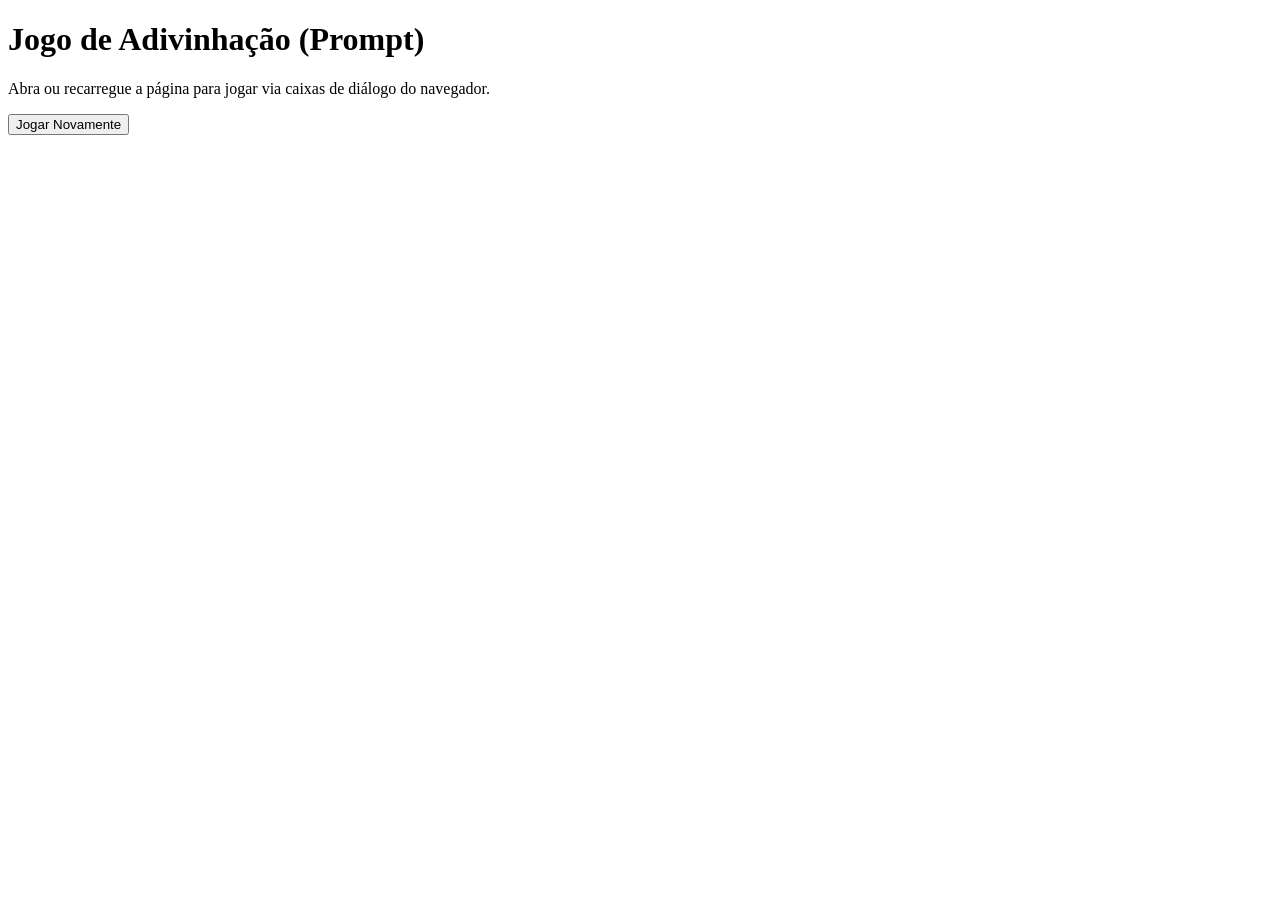
<file: javascript/05-adivinhacao/versao-prompt.html>
<!DOCTYPE html>
<html lang="pt-BR">
<head>
    <meta charset="UTF-8">
    <title>Jogo de Adivinhação - Versão Prompt</title>
</head>
<body>
    <h1>Jogo de Adivinhação (Prompt)</h1>
    <p>Abra ou recarregue a página para jogar via caixas de diálogo do navegador.</p>
    <button onclick="jogar()">Jogar Novamente</button>

    <script>
        function jogar() {
            const numeroSecreto = Math.floor(Math.random() * 100) + 1;
            let tentativas = 0;
            let acertou = false;

            while (!acertou) {
                const entrada = prompt("Adivinhe o número entre 1 e 100:");
                if (entrada === null) break;

                const chute = parseInt(entrada);
                if (isNaN(chute)) {
                    alert("Por favor, digite um número válido!");
                    continue;
                }

                tentativas++;
                if (chute === numeroSecreto) {
                    alert(`Parabéns! Você acertou o número ${numeroSecreto} em ${tentativas} tentativas!`);
                    acertou = true;
                } else if (chute < numeroSecreto) {
                    alert("O número secreto é MAIOR.");
                } else {
                    alert("O número secreto é MENOR.");
                }
            }
        }
        jogar();
    </script>
</body>
</html>
</file>
<file: javascript/07-lista-candidatos/assets/css/style.css>
body {
    font-family: Arial, sans-serif;
    max-width: 800px;
    margin: 40px auto;
    padding: 0 20px;
}
.form-box {
    display: flex;
    gap: 10px;
    margin-bottom: 20px;
}
.form-box input {
    padding: 8px;
    border: 1px solid #ccc;
    border-radius: 4px;
    flex: 1;
}
.form-box button {
    padding: 8px 16px;
    background: #28a745;
    color: white;
    border: none;
    border-radius: 4px;
    cursor: pointer;
}
.grid-candidatos {
    display: grid;
    grid-template-columns: repeat(auto-fill, minmax(220px, 1fr));
    gap: 15px;
}
.card {
    border: 1px solid #ddd;
    border-radius: 6px;
    padding: 15px;
    background: #fafafa;
    box-shadow: 0 2px 4px rgba(0,0,0,0.05);
}
.card h3 {
    margin: 0 0 5px 0;
}
.card p {
    margin: 5px 0;
    color: #666;
}
.card .btn-remover {
    margin-top: 10px;
    background: #dc3545;
    color: white;
    border: none;
    padding: 6px 12px;
    border-radius: 4px;
    cursor: pointer;
}
</file>
